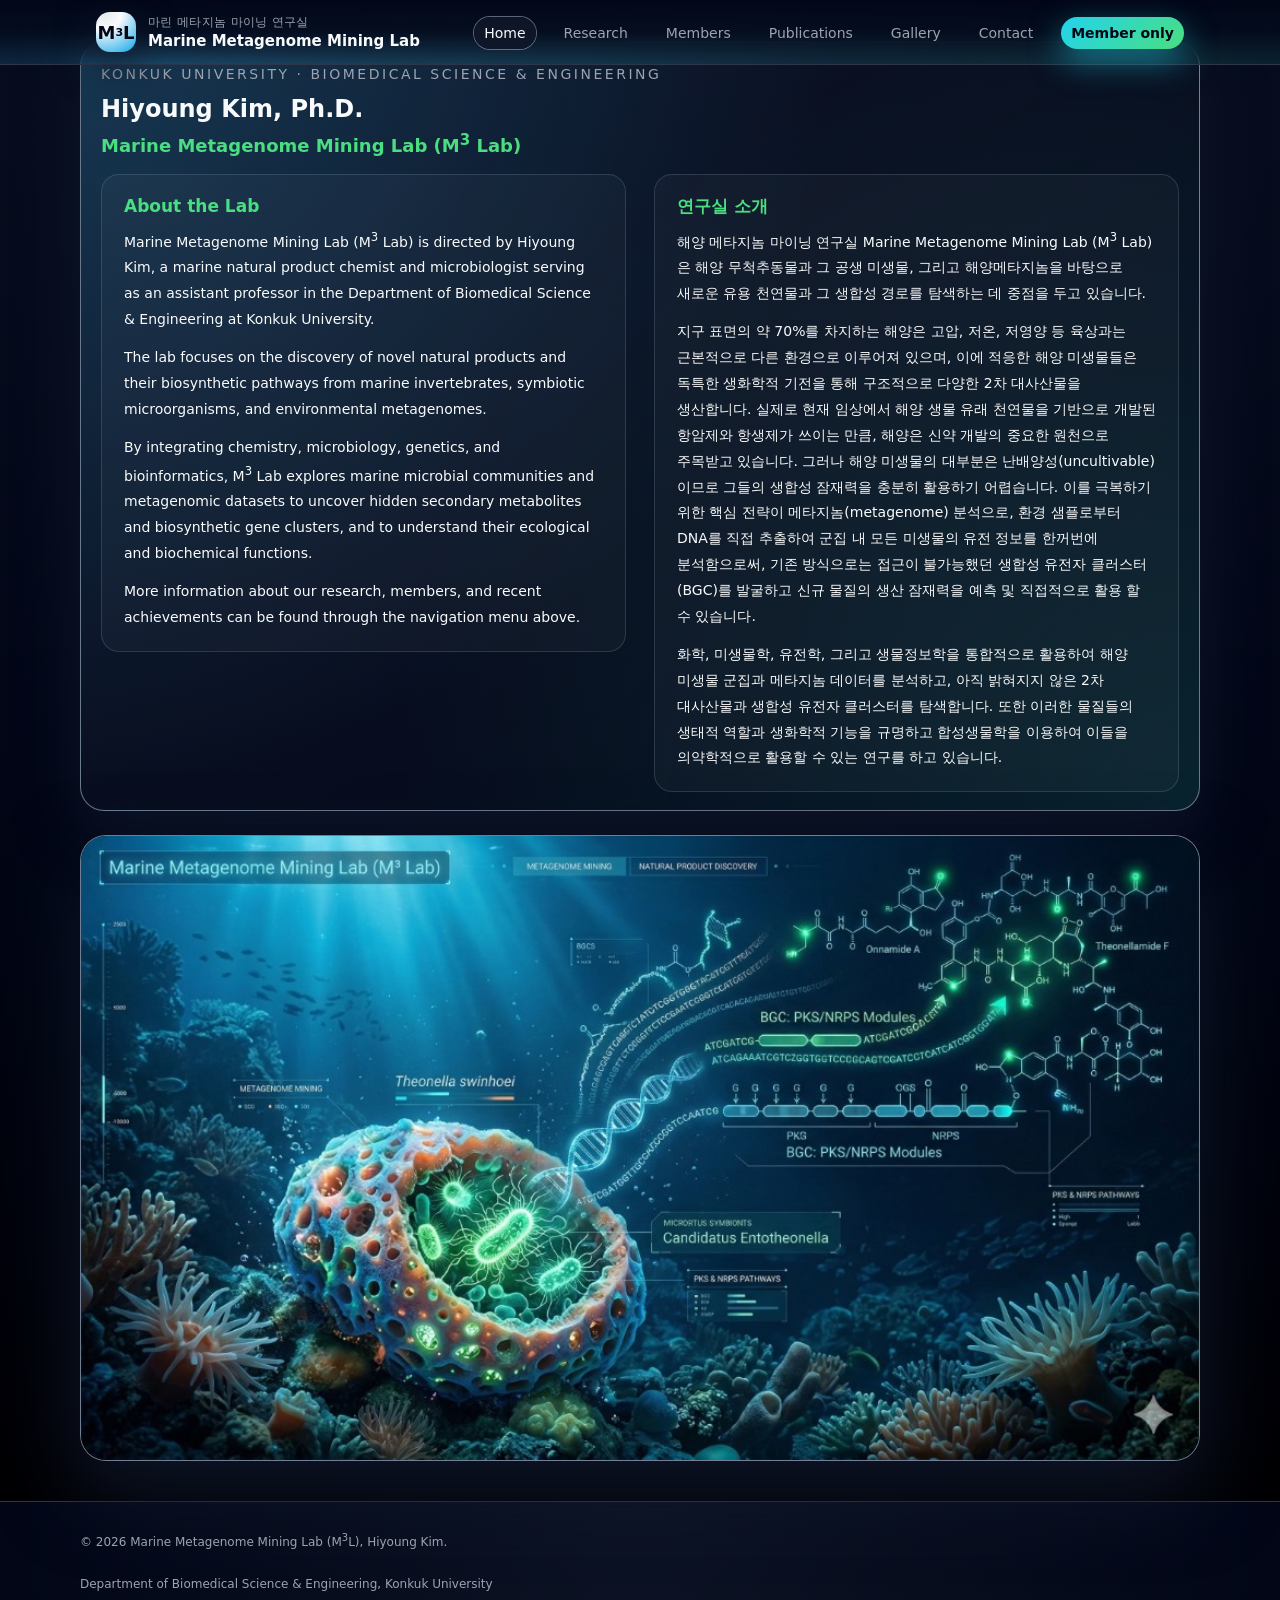
<file: index.html>
<!DOCTYPE html>
<html lang="ko">
  <head>
    <meta charset="UTF-8" />
    <meta
      name="viewport"
      content="width=device-width, initial-scale=1.0, viewport-fit=cover"
    />
    <title>Marine Metagenome Mining Lab | Hiyoung Kim</title>
    <meta
      name="description"
      content="Marine Metagenome Mining Lab (M3 Lab, PI: Hiyoung Kim) at Konkuk University explores marine metagenomes and microbiomes to discover new natural products and biosynthetic pathways."
    />
    <link rel="stylesheet" href="styles.css" />
    <style>
      .intro-bilingual {
        display: grid;
        grid-template-columns: 1fr 1fr;
        gap: 28px;
        margin-top: 18px;
      }

      .intro-column h3 {
        margin: 0 0 10px;
        font-size: 17px;
        color: var(--accent-secondary);
      }

      .intro-column p {
        margin: 0 0 12px;
      }

      @media (max-width: 900px) {
        .intro-bilingual {
          grid-template-columns: 1fr;
        }
      }
    </style>
  </head>
  <body>
    <header class="site-header">
      <div class="header-inner">
        <a href="index.html" class="logo">
          <div class="logo-mark">M<sup>3</sup>L</div>
          <div class="logo-text">
            <span class="logo-korean">마린 메타지놈 마이닝 연구실</span>
            <span class="logo-english">Marine Metagenome Mining Lab</span>
          </div>
        </a>

        <nav class="site-nav" aria-label="Main navigation">
          <button
            class="nav-toggle"
            aria-expanded="false"
            aria-label="Toggle navigation"
          >
            <span></span>
            <span></span>
            <span></span>
          </button>

          <ul class="nav-list">
            <li><a href="index.html" aria-current="page">Home</a></li>
            <li><a href="research.html">Research</a></li>
            <li><a href="members.html">Members</a></li>
            <li><a href="publications.html">Publications</a></li>
            <li><a href="gallery.html">Gallery</a></li>
            <li><a href="contact.html">Contact</a></li>
            <li class="nav-highlight">
              <a href="member-only.html">Member only</a>
            </li>
          </ul>
        </nav>
      </div>
    </header>

    <main class="landing-main">
      <div class="landing-layout">
        <section class="landing-intro" aria-labelledby="intro-title">
          <p class="eyebrow">Konkuk University · Biomedical Science &amp; Engineering</p>
          <h1 id="intro-title">Hiyoung Kim, Ph.D.</h1>
          <h2>Marine Metagenome Mining Lab (M<sup>3</sup> Lab)</h2>

          <div class="intro-bilingual">
            <div class="intro-column intro-en">
              <h3>About the Lab</h3>
              <p>
                Marine Metagenome Mining Lab (M<sup>3</sup> Lab) is directed by
                Hiyoung Kim, a marine natural product chemist and microbiologist
                serving as an assistant professor in the Department of Biomedical
                Science &amp; Engineering at Konkuk University.
              </p>
              <p>
                The lab focuses on the discovery of novel natural products and
                their biosynthetic pathways from marine invertebrates, symbiotic
                microorganisms, and environmental metagenomes.
              </p>
              <p>
                By integrating chemistry, microbiology, genetics, and
                bioinformatics, M<sup>3</sup> Lab explores marine microbial
                communities and metagenomic datasets to uncover hidden secondary
                metabolites and biosynthetic gene clusters, and to understand
                their ecological and biochemical functions.
              </p>
              <p>
                More information about our research, members, and recent
                achievements can be found through the navigation menu above.
              </p>
            </div>

            <div class="intro-column intro-ko">
              <h3>연구실 소개</h3>
              <p>
                해양 메타지놈 마이닝 연구실 Marine Metagenome Mining Lab (M<sup>3</sup> Lab)은 해양 무척추동물과 그 공생 미생물, 
                그리고 해양메타지놈을 바탕으로 새로운 유용 천연물과 그 생합성 경로를
                탐색하는 데 중점을 두고 있습니다.
              </p>
              <p>
                지구 표면의 약 70%를 차지하는 해양은 고압, 저온, 저영양 등 육상과는 근본적으로 다른 환경으로 이루어져 있으며, 이에 적응한 해양 미생물들은 독특한 생화학적 기전을 통해 구조적으로 다양한 2차 대사산물을 생산합니다. 실제로 현재 임상에서 해양 생물 유래 천연물을 기반으로 개발된 항암제와 항생제가 쓰이는 만큼, 해양은 신약 개발의 중요한 원천으로 주목받고 있습니다. 그러나 해양 미생물의 대부분은 난배양성(uncultivable)이므로 그들의 생합성 잠재력을 충분히 활용하기 어렵습니다. 이를 극복하기 위한 핵심 전략이 메타지놈(metagenome) 분석으로, 환경 샘플로부터 DNA를 직접 추출하여 군집 내 모든 미생물의 유전 정보를 한꺼번에 분석함으로써, 기존 방식으로는 접근이 불가능했던 생합성 유전자 클러스터(BGC)를 발굴하고 신규 물질의 생산 잠재력을 예측 및 직접적으로 활용 할 수 있습니다.
              </p>
              <p>
                화학, 미생물학, 유전학, 그리고 생물정보학을 통합적으로 활용하여 해양 미생물 군집과 메타지놈 데이터를 분석하고, 
                아직 밝혀지지 않은 2차 대사산물과 생합성 유전자 클러스터를 탐색합니다. 
                또한 이러한 물질들의 생태적 역할과 생화학적 기능을 규명하고 합성생물학을 이용하여
                이들을 의약학적으로 활용할 수 있는 연구를 하고 있습니다. 
              </p>
             </div>
          </div>
        </section>

        <section
          class="landing-hero"
          aria-label="Marine Metagenome Mining Lab concept illustration"
        >
          <img
            src="mmm-hero.png"
            alt="Marine Metagenome Mining Lab illustration"
            class="landing-hero-image"
          />
        </section>
      </div>
    </main>

    <footer class="site-footer">
      <div class="footer-inner">
        <p>
          © <span id="year"></span> Marine Metagenome Mining Lab (M<sup>3</sup>L),
          Hiyoung Kim.
        </p>
        <p>
          Department of Biomedical Science &amp; Engineering, Konkuk University
        </p>
      </div>
    </footer>

    <button class="scroll-top" aria-label="Scroll to top">↑</button>

    <script>
      const navToggle = document.querySelector(".nav-toggle");
      const navList = document.querySelector(".nav-list");

      if (navToggle && navList) {
        navToggle.addEventListener("click", () => {
          const isOpen = navList.classList.toggle("open");
          navToggle.setAttribute("aria-expanded", String(isOpen));
        });
      }

      const scrollTopBtn = document.querySelector(".scroll-top");

      window.addEventListener("scroll", () => {
        if (!scrollTopBtn) return;
        if (window.scrollY > 300) {
          scrollTopBtn.classList.add("visible");
        } else {
          scrollTopBtn.classList.remove("visible");
        }
      });

      if (scrollTopBtn) {
        scrollTopBtn.addEventListener("click", () => {
          window.scrollTo({ top: 0, behavior: "smooth" });
        });
      }

      const yearSpan = document.getElementById("year");
      if (yearSpan) {
        yearSpan.textContent = String(new Date().getFullYear());
      }
    </script>
  </body>
</html>
</file>
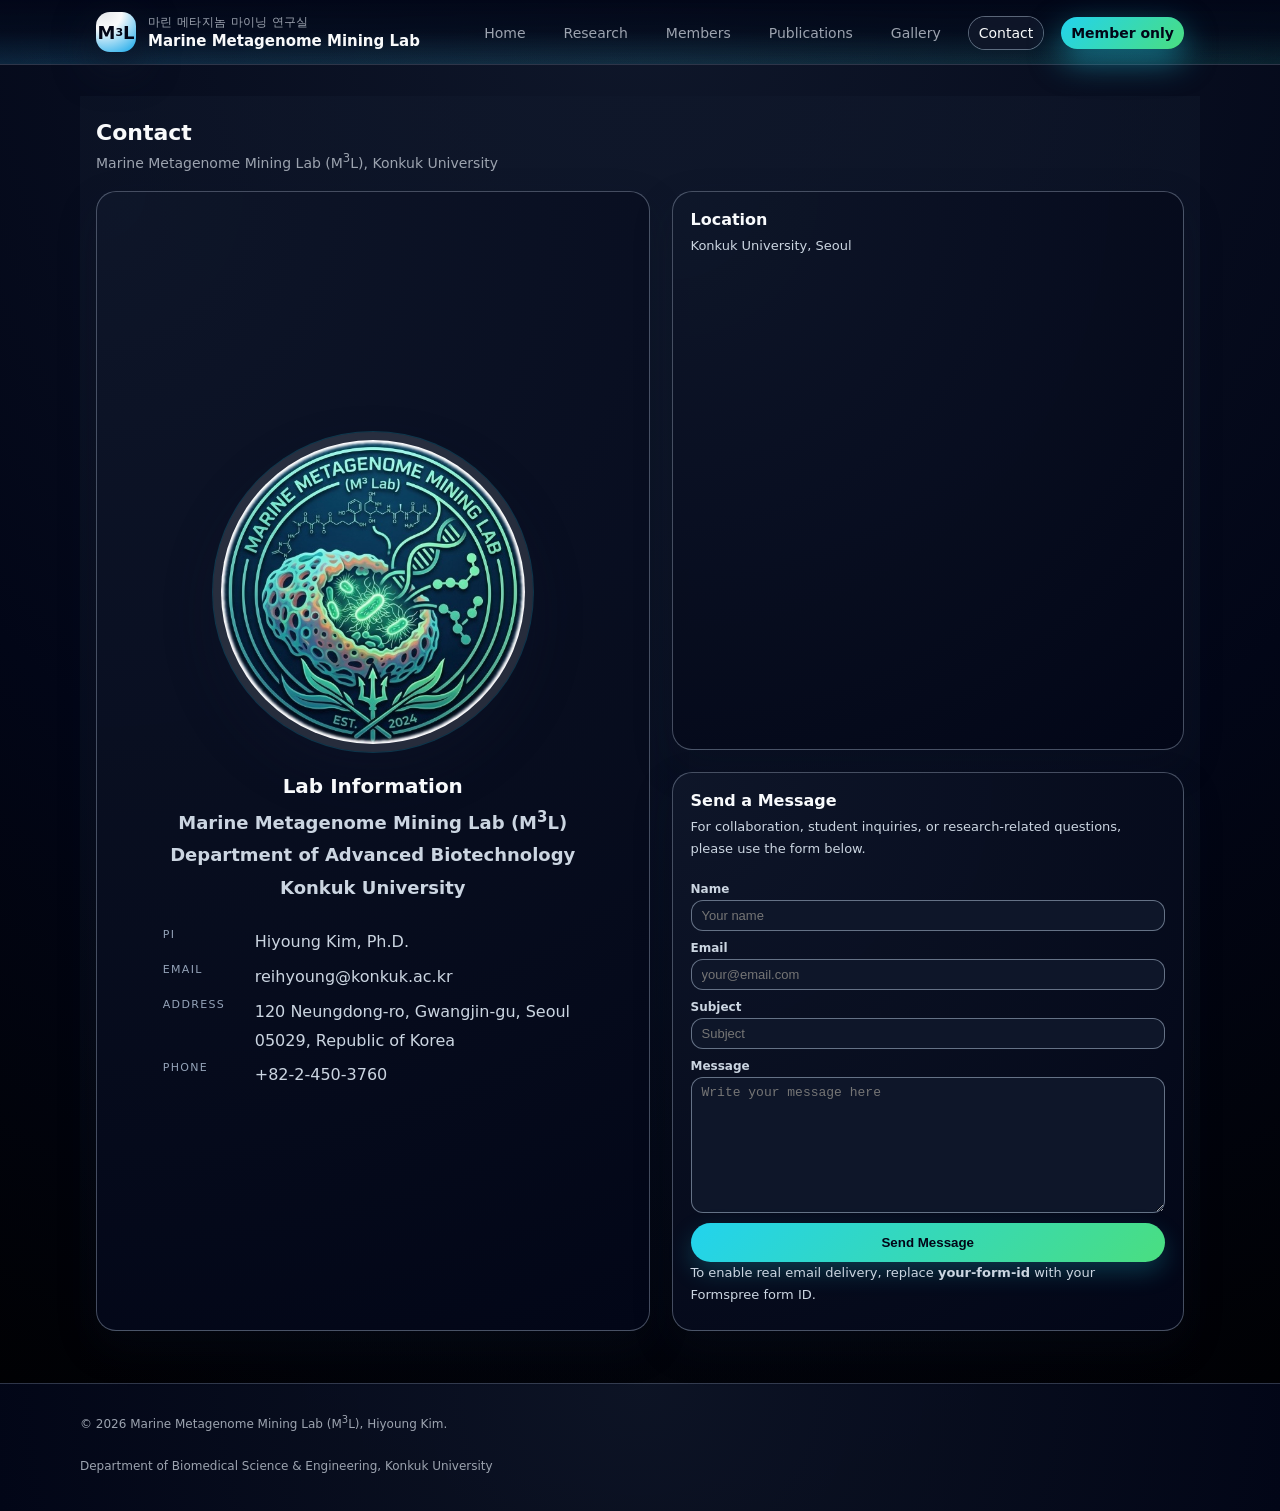
<file: contact.html>
<!DOCTYPE html>
<html lang="ko">
  <head>
    <meta charset="UTF-8" />
    <meta
      name="viewport"
      content="width=device-width, initial-scale=1.0, viewport-fit=cover"
    />
    <title>Contact | Marine Metagenome Mining Lab</title>
    <meta
      name="description"
      content="Contact page for Marine Metagenome Mining Lab (M3 Lab) at Konkuk University."
    />
    <link rel="stylesheet" href="styles.css" />
    <style>
      .contact-layout {
        display: grid;
        grid-template-columns: minmax(360px, 1.08fr) minmax(360px, 1fr);
        gap: 22px;
        align-items: stretch;
      }

      .contact-stack,
      .contact-right-stack {
        display: grid;
        gap: 22px;
        height: 100%;
      }

      .contact-right-stack {
        grid-template-rows: 1fr 1fr;
      }

      .contact-details.card,
      .contact-form-card.card,
      .map-card.card {
        background:
          radial-gradient(circle at top left, rgba(15, 23, 42, 0.95), #020617);
        color: #e5e7eb;
        border: 1px solid rgba(148, 163, 184, 0.45);
        box-shadow: 0 16px 40px rgba(15, 23, 42, 0.2);
        min-height: 100%;
      }

      .contact-details.card {
        display: flex;
        flex-direction: column;
        justify-content: center;
        align-items: center;
        text-align: center;
        padding: 28px 24px;
      }

      .contact-form-card.card,
      .map-card.card {
        display: flex;
        flex-direction: column;
      }

      .contact-details.card h3,
      .contact-form-card.card h3,
      .map-card.card h3 {
        color: #f8fafc;
      }

      .contact-details.card p,
      .contact-form-card.card p,
      .map-card.card p,
      .contact-details.card dd,
      .contact-details.card a {
        color: #cbd5e1;
      }

      .badge-logo-wrap {
        display: flex;
        justify-content: center;
        width: 100%;
        margin-bottom: 22px;
      }

      .badge-logo {
        width: min(100%, 320px);
        aspect-ratio: 1 / 1;
        border-radius: 50%;
        object-fit: cover;
        border: 8px solid rgba(236, 254, 255, 0.08);
        box-shadow:
          0 0 0 1px rgba(34, 211, 238, 0.2),
          0 24px 50px rgba(15, 23, 42, 0.32);
        background: rgba(248, 250, 252, 0.05);
      }

      .contact-list {
        width: 100%;
        max-width: 420px;
        margin-top: 12px;
      }

      .contact-list div {
        grid-template-columns: 86px minmax(0, 1fr);
        text-align: left;
      }

      .contact-list dt {
        color: #94a3b8;
      }

      .contact-form {
        margin-top: 14px;
      }

      .form-row label {
        color: #cbd5e1;
        font-weight: 600;
      }

      .form-row input,
      .form-row textarea {
        background: rgba(15, 23, 42, 0.96);
        color: #f8fafc;
        border: 1px solid rgba(148, 163, 184, 0.65);
      }

      .form-row input:focus,
      .form-row textarea:focus {
        border-color: #22d3ee;
        box-shadow: 0 0 0 3px rgba(34, 211, 238, 0.15);
      }

      .submit-button {
        border: none;
        border-radius: 999px;
        background: linear-gradient(135deg, #22d3ee, #4ade80);
        color: #020617;
        font-weight: 700;
        padding: 12px 18px;
        cursor: pointer;
        box-shadow: 0 10px 24px rgba(34, 211, 238, 0.22);
      }

      .submit-button:hover {
        filter: brightness(1.03);
      }

      .form-note {
        margin-top: 10px;
        font-size: 12px;
        color: #94a3b8;
      }

      .map-frame {
        width: 100%;
        min-height: 100%;
        flex: 1;
        border: 0;
        border-radius: 18px;
      }

      @media (max-width: 900px) {
        .contact-layout {
          grid-template-columns: 1fr;
        }

        .contact-right-stack {
          grid-template-rows: auto;
        }
      }
    </style>
  </head>
  <body>
    <header class="site-header">
      <div class="header-inner">
        <a href="index.html" class="logo">
          <div class="logo-mark">M<sup>3</sup>L</div>
          <div class="logo-text">
            <span class="logo-korean">마린 메타지놈 마이닝 연구실</span>
            <span class="logo-english">Marine Metagenome Mining Lab</span>
          </div>
        </a>

        <nav class="site-nav" aria-label="Main navigation">
          <button
            class="nav-toggle"
            aria-expanded="false"
            aria-label="Toggle navigation"
          >
            <span></span>
            <span></span>
            <span></span>
          </button>

          <ul class="nav-list">
            <li><a href="index.html">Home</a></li>
            <li><a href="research.html">Research</a></li>
            <li><a href="members.html">Members</a></li>
            <li><a href="publications.html">Publications</a></li>
            <li><a href="gallery.html">Gallery</a></li>
            <li><a href="contact.html" aria-current="page">Contact</a></li>
            <li class="nav-highlight">
              <a href="member-only.html">Member only</a>
            </li>
          </ul>
        </nav>
      </div>
    </header>

    <main>
      <section class="section section-alt" aria-labelledby="contact-title">
        <div class="section-header">
          <h2 id="contact-title">Contact</h2>
          <p class="section-subtitle">
            Marine Metagenome Mining Lab (M<sup>3</sup>L), Konkuk University
          </p>
        </div>

        <div class="contact-layout">
          <div class="contact-stack">
            <div class="card contact-details">
              <div class="badge-logo-wrap">
                <img src="logo.jpg" alt="Marine Metagenome Mining Lab logo" class="badge-logo" />
              </div>
              <h3>Lab Information</h3>
              <p>
                Marine Metagenome Mining Lab (M<sup>3</sup>L)<br />
                Department of Advanced Biotechnology<br />
                Konkuk University
              </p>

              <dl class="contact-list">
                <div>
                  <dt>PI</dt>
                  <dd>Hiyoung Kim, Ph.D.</dd>
                </div>
                <div>
                  <dt>Email</dt>
                  <dd>
                    <a href="mailto:reihyoung@konkuk.ac.kr">reihyoung@konkuk.ac.kr</a>
                  </dd>
                </div>
                <div>
                  <dt>Address</dt>
                  <dd>
                    120 Neungdong-ro, Gwangjin-gu, Seoul 05029, Republic of Korea
                  </dd>
                </div>
                <div>
                  <dt>Phone</dt>
                  <dd>
                    +82-2-450-3760
                  </dd>
                </div>
              </dl>
            </div>
          </div>

          <div class="contact-right-stack">
            <div class="card map-card">
              <h3>Location</h3>
              <p>Konkuk University, Seoul</p>
              <iframe
                class="map-frame"
                title="Konkuk University location"
                loading="lazy"
                allowfullscreen
                referrerpolicy="no-referrer-when-downgrade"
                src="https://www.google.com/maps?q=Konkuk%20University%20Seoul&z=15&output=embed"
              ></iframe>
            </div>

            <div class="card contact-form-card">
              <h3>Send a Message</h3>
              <p>
                For collaboration, student inquiries, or research-related questions,
                please use the form below.
              </p>

              <form class="contact-form" action="https://formspree.io/f/your-form-id" method="POST">
                <div class="form-row">
                  <label for="name">Name</label>
                  <input type="text" id="name" name="name" placeholder="Your name" required />
                </div>

                <div class="form-row">
                  <label for="email">Email</label>
                  <input type="email" id="email" name="email" placeholder="your@email.com" required />
                </div>

                <div class="form-row">
                  <label for="subject">Subject</label>
                  <input type="text" id="subject" name="subject" placeholder="Subject" required />
                </div>

                <div class="form-row">
                  <label for="message">Message</label>
                  <textarea
                    id="message"
                    name="message"
                    rows="8"
                    placeholder="Write your message here"
                    required
                  ></textarea>
                </div>

                <div class="form-row">
                  <button type="submit" class="submit-button">Send Message</button>
                </div>
              </form>
              <p class="form-note">
                To enable real email delivery, replace <strong>your-form-id</strong>
                with your Formspree form ID.
              </p>
            </div>
          </div>
        </div>
      </section>
    </main>

    <footer class="site-footer">
      <div class="footer-inner">
        <p>
          © <span id="year"></span> Marine Metagenome Mining Lab (M<sup>3</sup>L),
          Hiyoung Kim.
        </p>
        <p>
          Department of Biomedical Science &amp; Engineering, Konkuk University
        </p>
      </div>
    </footer>

    <button class="scroll-top" aria-label="Scroll to top">↑</button>

    <script>
      const navToggle = document.querySelector('.nav-toggle');
      const navList = document.querySelector('.nav-list');

      if (navToggle && navList) {
        navToggle.addEventListener('click', () => {
          const isOpen = navList.classList.toggle('open');
          navToggle.setAttribute('aria-expanded', String(isOpen));
        });
      }

      const scrollTopBtn = document.querySelector('.scroll-top');

      window.addEventListener('scroll', () => {
        if (!scrollTopBtn) return;
        if (window.scrollY > 300) {
          scrollTopBtn.classList.add('visible');
        } else {
          scrollTopBtn.classList.remove('visible');
        }
      });

      if (scrollTopBtn) {
        scrollTopBtn.addEventListener('click', () => {
          window.scrollTo({ top: 0, behavior: 'smooth' });
        });
      }

      const yearSpan = document.getElementById('year');
      if (yearSpan) {
        yearSpan.textContent = String(new Date().getFullYear());
      }
    </script>
  </body>
</html>
</file>
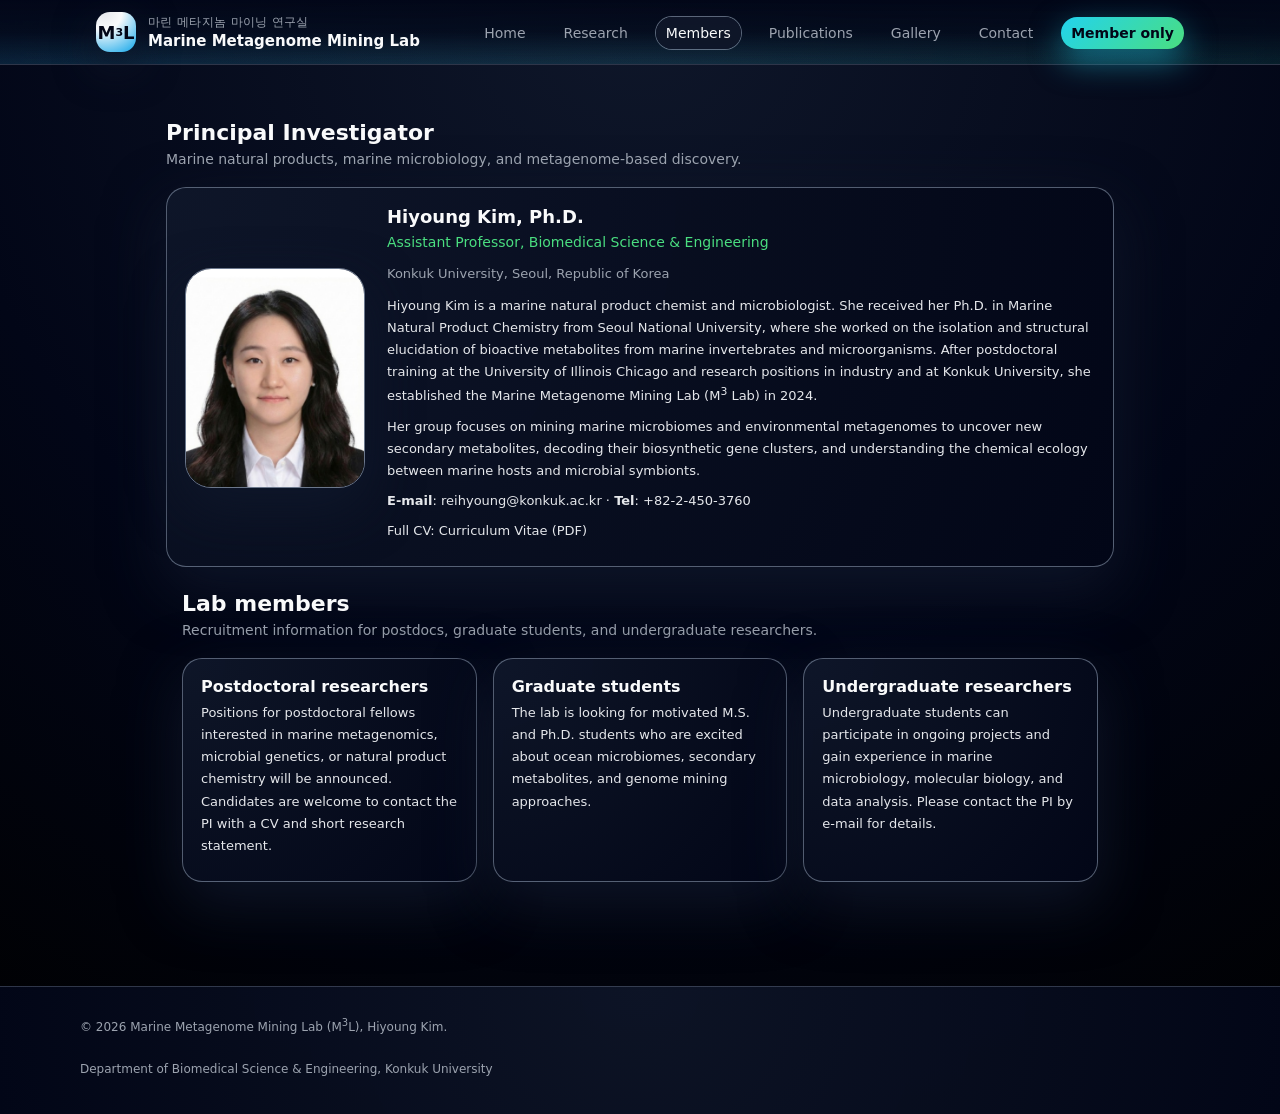
<file: members.html>
<!DOCTYPE html>
<html lang="ko">
  <head>
    <meta charset="UTF-8" />
    <meta
      name="viewport"
      content="width=device-width, initial-scale=1.0, viewport-fit=cover"
    />
    <title>Members | Marine Metagenome Mining Lab</title>
    <link rel="stylesheet" href="styles.css" />
  </head>
  <body>
    <header class="site-header">
      <div class="header-inner">
        <a href="index.html" class="logo">
          <div class="logo-mark">M<sup>3</sup>L</div>
          <div class="logo-text">
            <span class="logo-korean">마린 메타지놈 마이닝 연구실</span>
            <span class="logo-english">Marine Metagenome Mining Lab</span>
          </div>
        </a>

        <nav class="site-nav" aria-label="Main navigation">
          <button
            class="nav-toggle"
            aria-expanded="false"
            aria-label="Toggle navigation"
          >
            <span></span>
            <span></span>
            <span></span>
          </button>
          <ul class="nav-list">
            <li><a href="index.html">Home</a></li>
            <li><a href="research.html">Research</a></li>
            <li><a href="members.html" aria-current="page">Members</a></li>
            <li><a href="publications.html">Publications</a></li>
            <li><a href="gallery.html">Gallery</a></li>
            <li><a href="contact.html">Contact</a></li>
            <li class="nav-highlight">
              <a href="member-only.html">Member only</a>
            </li>
          </ul>
        </nav>
      </div>
    </header>

    <main>
      <section class="section member-main" aria-labelledby="pi-title">
        <div class="section-header">
          <h2 id="pi-title">Principal Investigator</h2>
          <p class="section-subtitle">
            Marine natural products, marine microbiology, and metagenome-based discovery.
          </p>
        </div>

        <article class="card">
          <div class="pi-layout">
            <div class="pi-photo-large">
              <img src="pic.jpg" alt="Portrait of Hiyoung Kim" />
            </div>
            <div class="pi-bio">
              <h3>Hiyoung Kim, Ph.D.</h3>
              <p class="pi-title">Assistant Professor, Biomedical Science &amp; Engineering</p>
              <p class="pi-affiliation">
                Konkuk University, Seoul, Republic of Korea
              </p>
              <p>
                Hiyoung Kim is a marine natural product chemist and microbiologist.
                She received her Ph.D. in Marine Natural Product Chemistry from
                Seoul National University, where she worked on the isolation and
                structural elucidation of bioactive metabolites from marine
                invertebrates and microorganisms. After postdoctoral training at
                the University of Illinois Chicago and research positions in
                industry and at Konkuk University, she established the Marine
                Metagenome Mining Lab (M<sup>3</sup> Lab) in 2024.
              </p>
              <p>
                Her group focuses on mining marine microbiomes and environmental
                metagenomes to uncover new secondary metabolites, decoding their
                biosynthetic gene clusters, and understanding the chemical ecology
                between marine hosts and microbial symbionts.
              </p>
              <p class="pi-meta">
                <strong>E-mail</strong>:
                <a href="mailto:reihyoung@konkuk.ac.kr">reihyoung@konkuk.ac.kr</a> ·
                <strong>Tel</strong>:
                <a href="tel:+8224503760">+82-2-450-3760</a>
              </p>
              <p class="pi-meta">
                Full CV:
                <a
                  href="_Hiyoung%20Kim_2025_Oct.pdf"
                  target="_blank"
                  rel="noopener"
                  >Curriculum Vitae (PDF)</a
                >
              </p>
            </div>
          </div>
        </article>

        <section class="section" aria-label="Lab members (to be updated)">
          <div class="section-header">
            <h2>Lab members</h2>
            <p class="section-subtitle">
              Recruitment information for postdocs, graduate students, and undergraduate researchers.
            </p>
          </div>

          <div class="members-grid">
            <article class="card">
              <h3>Postdoctoral researchers</h3>
              <p>
                Positions for postdoctoral fellows interested in marine metagenomics,
                microbial genetics, or natural product chemistry will be announced.
                Candidates are welcome to contact the PI with a CV and short
                research statement.
              </p>
            </article>

            <article class="card">
              <h3>Graduate students</h3>
              <p>
                The lab is looking for motivated M.S. and Ph.D. students who are
                excited about ocean microbiomes, secondary metabolites, and genome
                mining approaches.
              </p>
            </article>

            <article class="card">
              <h3>Undergraduate researchers</h3>
              <p>
                Undergraduate students can participate in ongoing projects and gain
                experience in marine microbiology, molecular biology, and data
                analysis. Please contact the PI by e-mail for details.
              </p>
            </article>
          </div>
        </section>
      </section>
    </main>

    <footer class="site-footer">
      <div class="footer-inner">
        <p>
          © <span id="year"></span> Marine Metagenome Mining Lab (M<sup>3</sup>L),
          Hiyoung Kim.
        </p>
        <p>
          Department of Biomedical Science &amp; Engineering, Konkuk University
        </p>
      </div>
    </footer>

    <button class="scroll-top" aria-label="Scroll to top">
      ↑
    </button>

    <script>
      const navToggle = document.querySelector(".nav-toggle");
      const navList = document.querySelector(".nav-list");
      if (navToggle && navList) {
        navToggle.addEventListener("click", () => {
          const isOpen = navList.classList.toggle("open");
          navToggle.setAttribute("aria-expanded", String(isOpen));
        });
      }

      const scrollTopBtn = document.querySelector(".scroll-top");
      window.addEventListener("scroll", () => {
        if (!scrollTopBtn) return;
        if (window.scrollY > 300) {
          scrollTopBtn.classList.add("visible");
        } else {
          scrollTopBtn.classList.remove("visible");
        }
      });
      if (scrollTopBtn) {
        scrollTopBtn.addEventListener("click", () => {
          window.scrollTo({ top: 0, behavior: "smooth" });
        });
      }

      const yearSpan = document.getElementById("year");
      if (yearSpan) {
        yearSpan.textContent = String(new Date().getFullYear());
      }
    </script>
  </body>
</html>
</file>
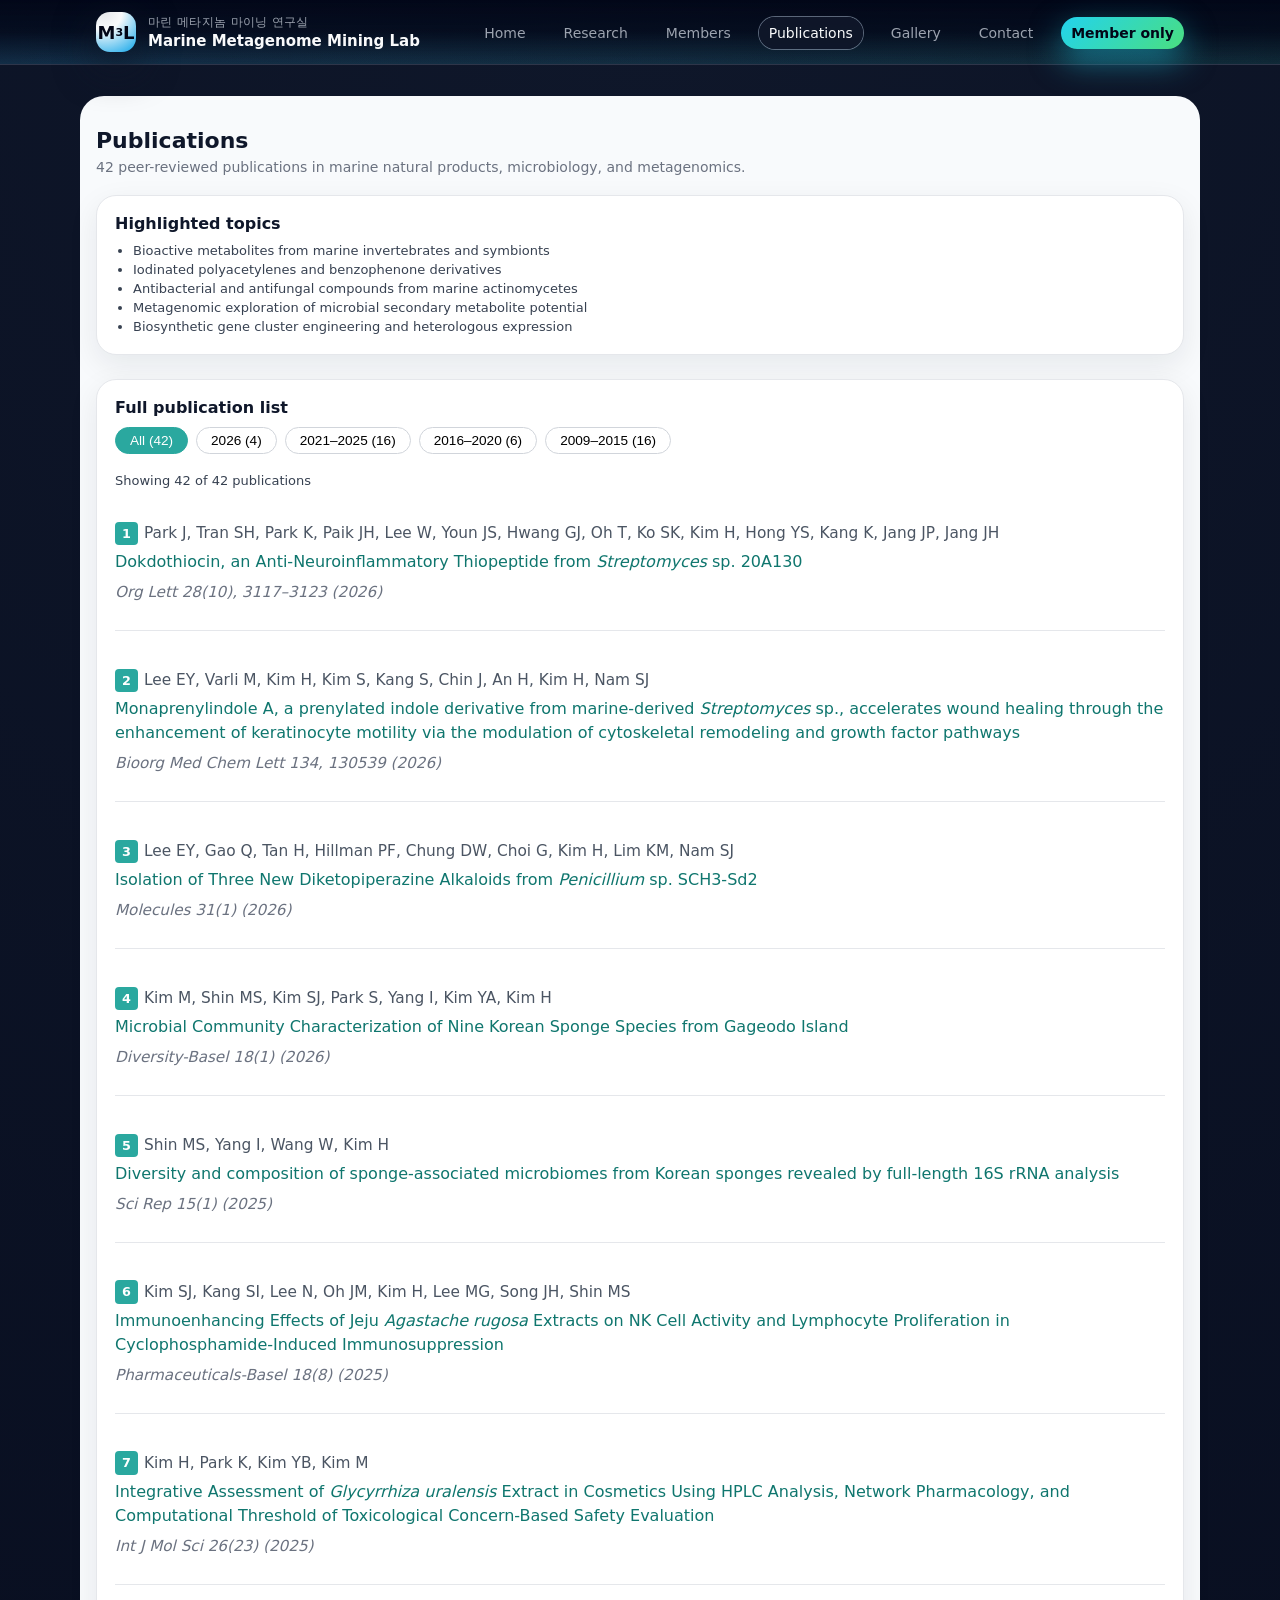
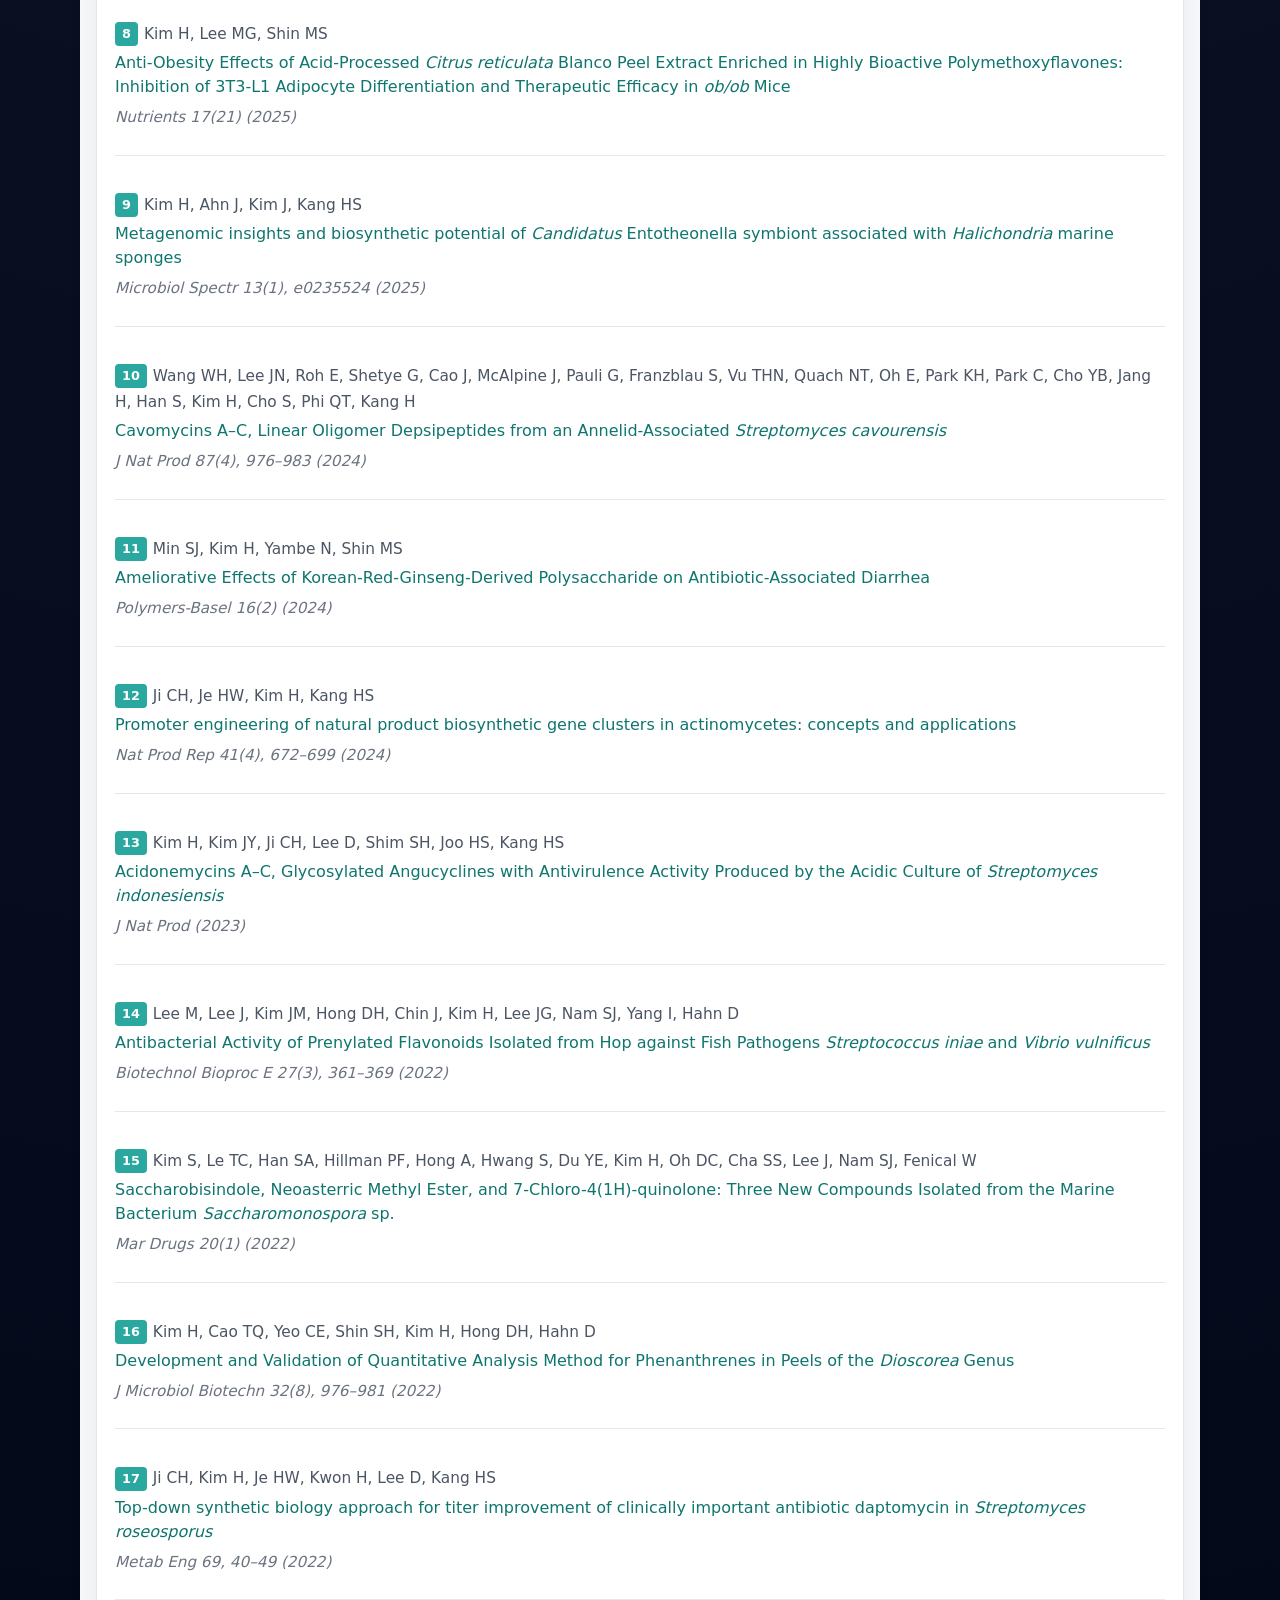
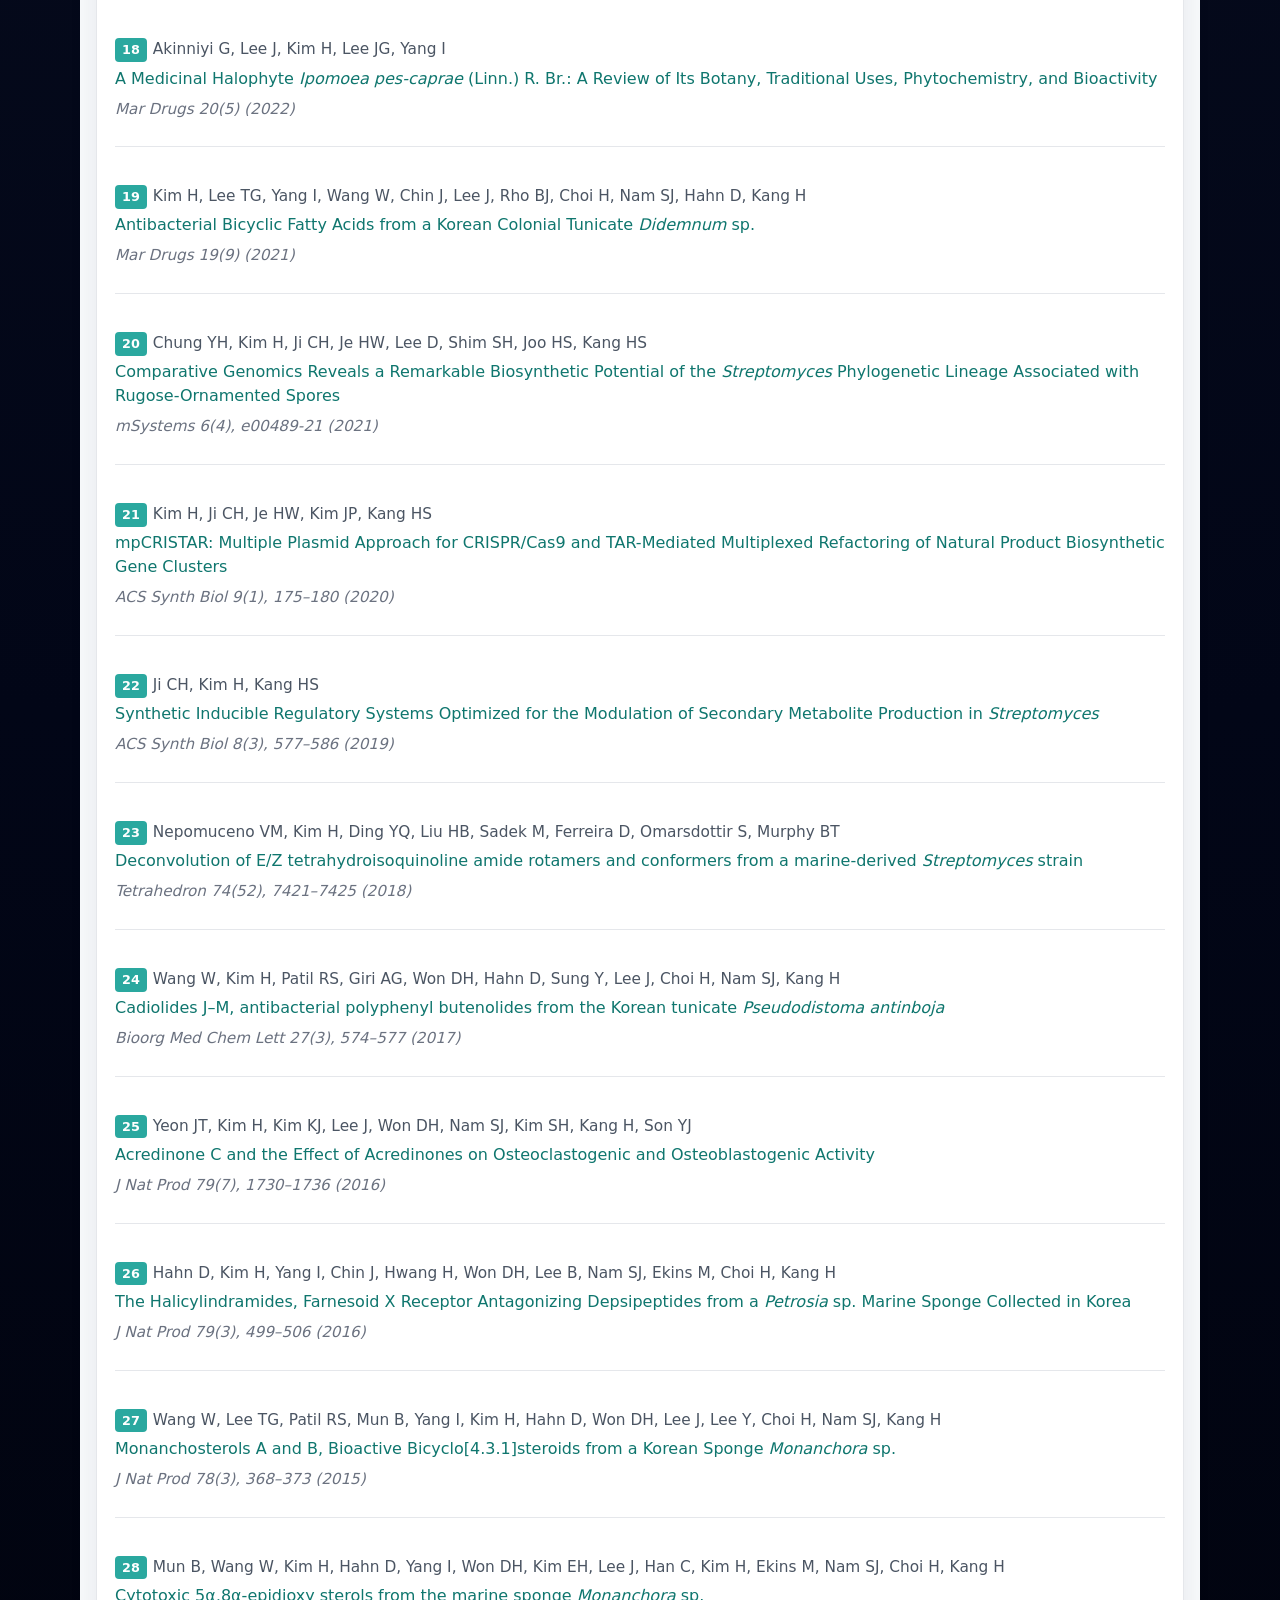
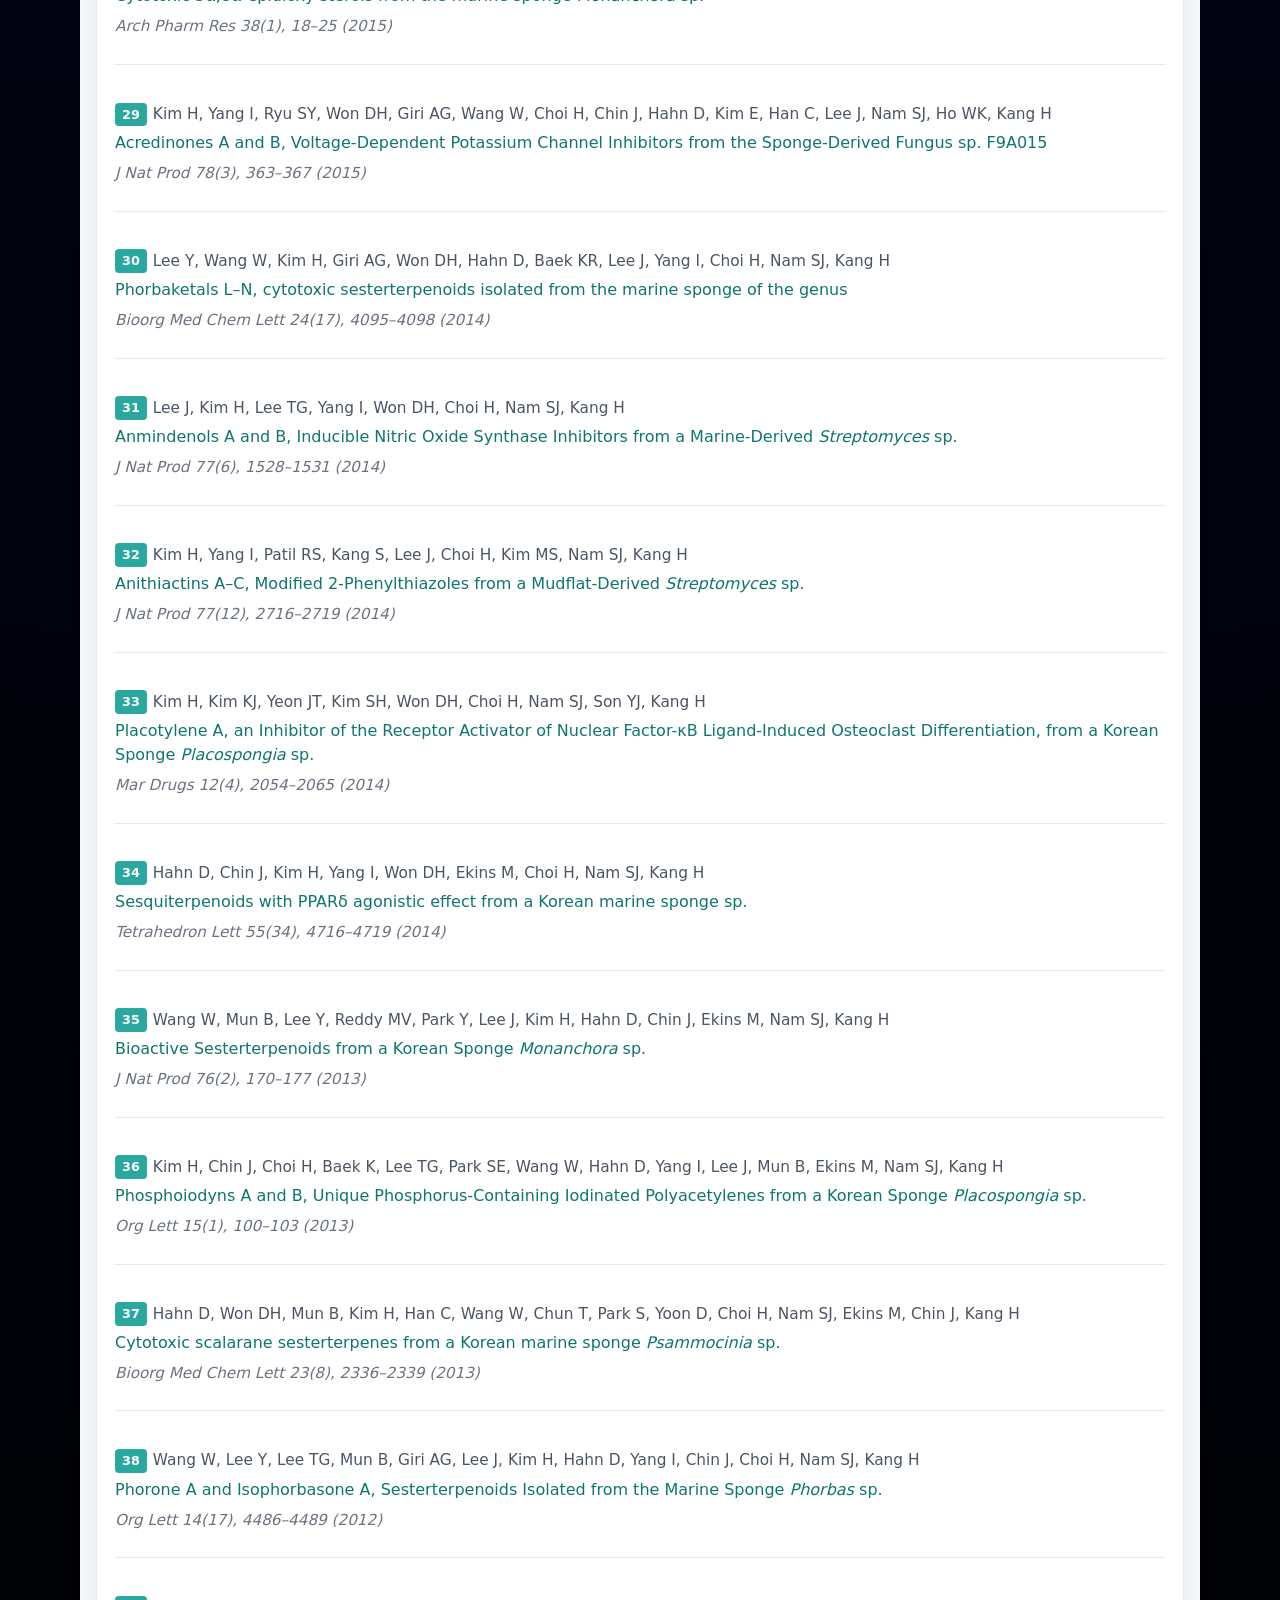
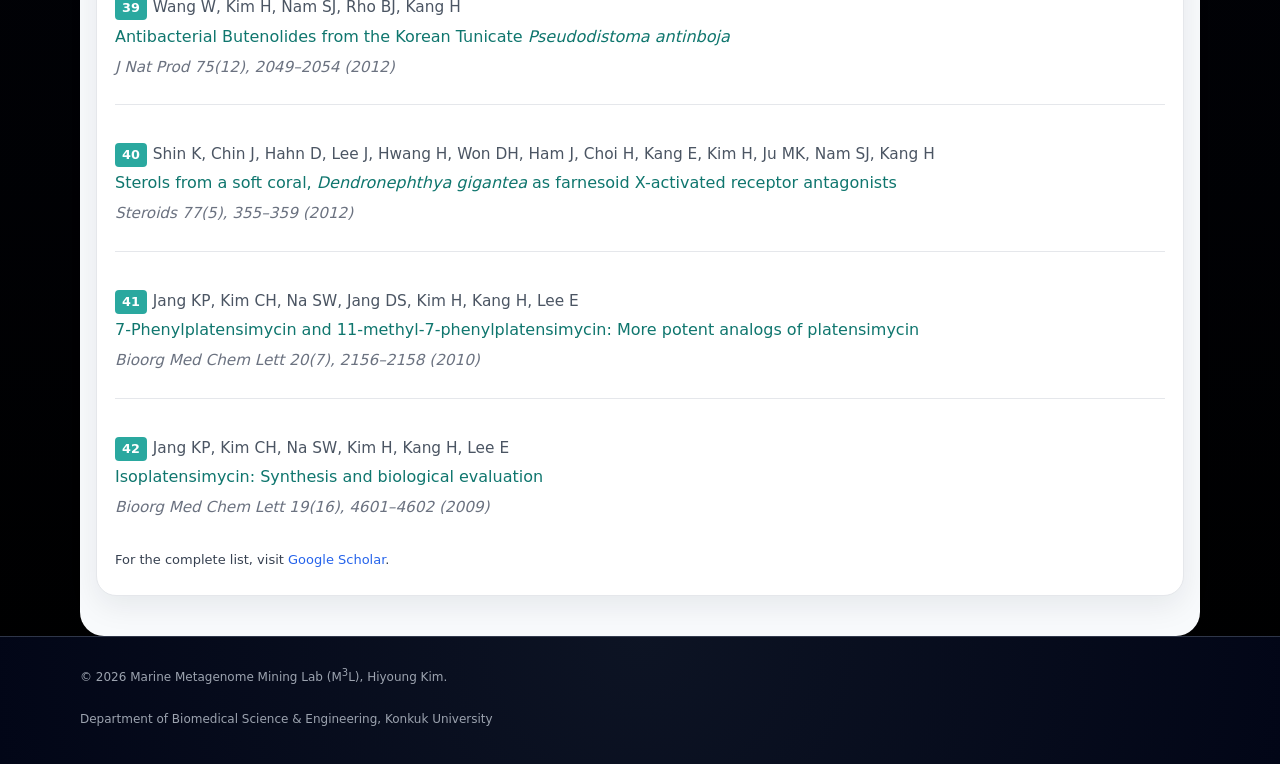
<file: publications.html>
<!DOCTYPE html>
<html lang="ko">
  <head>
    <meta charset="UTF-8" />
    <meta name="viewport" content="width=device-width, initial-scale=1.0, viewport-fit=cover" />
    <title>Publications | Marine Metagenome Mining Lab</title>
    <link rel="stylesheet" href="styles.css" />
    <style>
      .publications-layout { display: flex; flex-direction: column; gap: 24px; }
      .pub-items { display: flex; flex-direction: column; gap: 20px; }
      .pub-item { padding-bottom: 20px; border-bottom: 1px solid #e5e7eb; }
      .pub-item:last-child { border-bottom: none; }
      .pub-number { display: inline-block; font-size: 0.8rem; font-weight: 700; color: #fff; background: #2aa89f; border-radius: 4px; padding: 1px 7px; margin-right: 6px; vertical-align: middle; }
      .pub-authors { font-size: 0.9rem; color: #6b7280; margin: 0 0 4px; }
      .pub-title { font-size: 1rem; font-weight: 600; margin: 0 0 4px; }
      .pub-title a { color: inherit; text-decoration: none; }
      .pub-title a:hover { text-decoration: underline; }
      .pub-journal { font-size: 0.9rem; color: #374151; margin: 0 0 4px; font-style: italic; }
      .pub-links { font-size: 0.85rem; margin: 4px 0 0; }
      .pub-links a { color: #2563eb; text-decoration: none; margin-right: 10px; }
      .pub-links a:hover { text-decoration: underline; }
      .pub-scholar-link { margin-top: 16px; font-size: 0.9rem; color: #6b7280; }
      .pub-scholar-link a { color: #2563eb; }
      .pub-filter { display: flex; gap: 8px; flex-wrap: wrap; margin-bottom: 16px; }
      .pub-filter button { padding: 5px 14px; border: 1px solid #d1d5db; border-radius: 20px; background: #fff; cursor: pointer; font-size: 0.85rem; transition: all 0.15s; }
      .pub-filter button:hover { background: #f3f4f6; }
      .pub-filter button.active { background: #2aa89f; color: #fff; border-color: #2aa89f; }
      .pub-count { font-size: 0.85rem; color: #6b7280; margin-bottom: 12px; }
    </style>
  </head>
  <body>
    <header class="site-header">
      <div class="header-inner">
        <a href="index.html" class="logo">
          <div class="logo-mark">M<sup>3</sup>L</div>
          <div class="logo-text">
            <span class="logo-korean">마린 메타지놈 마이닝 연구실</span>
            <span class="logo-english">Marine Metagenome Mining Lab</span>
          </div>
        </a>
        <nav class="site-nav" aria-label="Main navigation">
          <button class="nav-toggle" aria-expanded="false" aria-label="Toggle navigation">
            <span></span><span></span><span></span>
          </button>
          <ul class="nav-list">
            <li><a href="index.html">Home</a></li>
            <li><a href="research.html">Research</a></li>
            <li><a href="members.html">Members</a></li>
            <li><a href="publications.html" aria-current="page">Publications</a></li>
            <li><a href="gallery.html">Gallery</a></li>
            <li><a href="contact.html">Contact</a></li>
            <li class="nav-highlight"><a href="member-only.html">Member only</a></li>
          </ul>
        </nav>
      </div>
    </header>

    <main>
      <section class="section section-alt" aria-labelledby="publications-title">
        <div class="section-header">
          <h2 id="publications-title">Publications</h2>
          <p class="section-subtitle">42 peer-reviewed publications in marine natural products, microbiology, and metagenomics.</p>
        </div>

        <div class="publications-layout">
          <div class="card">
            <h3>Highlighted topics</h3>
            <ul>
              <li>Bioactive metabolites from marine invertebrates and symbionts</li>
              <li>Iodinated polyacetylenes and benzophenone derivatives</li>
              <li>Antibacterial and antifungal compounds from marine actinomycetes</li>
              <li>Metagenomic exploration of microbial secondary metabolite potential</li>
              <li>Biosynthetic gene cluster engineering and heterologous expression</li>
            </ul>
          </div>

          <div class="card">
            <h3>Full publication list</h3>
            <div class="pub-filter" id="yearFilter"></div>
            <p class="pub-count" id="pubCount"></p>
            <div id="publist"></div>
            <p class="pub-scholar-link">
              For the complete list, visit
              <a href="https://scholar.google.com/citations?user=BimZFYAAAAAJ" target="_blank" rel="noopener noreferrer">Google Scholar</a>.
            </p>
          </div>
        </div>
      </section>
    </main>

    <footer class="site-footer">
      <div class="footer-inner">
        <p>© <span id="year"></span> Marine Metagenome Mining Lab (M<sup>3</sup>L), Hiyoung Kim.</p>
        <p>Department of Biomedical Science &amp; Engineering, Konkuk University</p>
      </div>
    </footer>

    <button class="scroll-top" aria-label="Scroll to top">↑</button>

    <script>
    (function () {
      var publications = [
        {
          num: 1,
          authors: "Park J, Tran SH, Park K, Paik JH, Lee W, Youn JS, Hwang GJ, Oh T, Ko SK, Kim H, Hong YS, Kang K, Jang JP, Jang JH",
          title: "Dokdothiocin, an Anti-Neuroinflammatory Thiopeptide from <em>Streptomyces</em> sp. 20A130",
          journal: "Org Lett", volume: "28", issue: "10", pages: "3117–3123", year: 2026,
          doi: "10.1021/acs.orglett.5c05406"
        },
        {
          num: 2,
          authors: "Lee EY, Varli M, Kim H, Kim S, Kang S, Chin J, An H, Kim H, Nam SJ",
          title: "Monaprenylindole A, a prenylated indole derivative from marine-derived <em>Streptomyces</em> sp., accelerates wound healing through the enhancement of keratinocyte motility via the modulation of cytoskeletal remodeling and growth factor pathways",
          journal: "Bioorg Med Chem Lett", volume: "134", issue: "", pages: "130539", year: 2026,
          doi: "10.1016/j.bmcl.2026.130539"
        },
        {
          num: 3,
          authors: "Lee EY, Gao Q, Tan H, Hillman PF, Chung DW, Choi G, Kim H, Lim KM, Nam SJ",
          title: "Isolation of Three New Diketopiperazine Alkaloids from <em>Penicillium</em> sp. SCH3-Sd2",
          journal: "Molecules", volume: "31", issue: "1", pages: "", year: 2026,
          doi: "10.3390/molecules31010149"
        },
        {
          num: 4,
          authors: "Kim M, Shin MS, Kim SJ, Park S, Yang I, Kim YA, Kim H",
          title: "Microbial Community Characterization of Nine Korean Sponge Species from Gageodo Island",
          journal: "Diversity-Basel", volume: "18", issue: "1", pages: "", year: 2026,
          doi: "10.3390/d18010042"
        },
        {
          num: 5,
          authors: "Shin MS, Yang I, Wang W, Kim H",
          title: "Diversity and composition of sponge-associated microbiomes from Korean sponges revealed by full-length 16S rRNA analysis",
          journal: "Sci Rep", volume: "15", issue: "1", pages: "", year: 2025,
          doi: "10.1038/s41598-025-16155-6"
        },
        {
          num: 6,
          authors: "Kim SJ, Kang SI, Lee N, Oh JM, Kim H, Lee MG, Song JH, Shin MS",
          title: "Immunoenhancing Effects of Jeju <em>Agastache rugosa</em> Extracts on NK Cell Activity and Lymphocyte Proliferation in Cyclophosphamide-Induced Immunosuppression",
          journal: "Pharmaceuticals-Basel", volume: "18", issue: "8", pages: "", year: 2025,
          doi: "10.3390/ph18081129"
        },
        {
          num: 7,
          authors: "Kim H, Park K, Kim YB, Kim M",
          title: "Integrative Assessment of <em>Glycyrrhiza uralensis</em> Extract in Cosmetics Using HPLC Analysis, Network Pharmacology, and Computational Threshold of Toxicological Concern-Based Safety Evaluation",
          journal: "Int J Mol Sci", volume: "26", issue: "23", pages: "", year: 2025,
          doi: "10.3390/ijms262311677"
        },
        {
          num: 8,
          authors: "Kim H, Lee MG, Shin MS",
          title: "Anti-Obesity Effects of Acid-Processed <em>Citrus reticulata</em> Blanco Peel Extract Enriched in Highly Bioactive Polymethoxyflavones: Inhibition of 3T3-L1 Adipocyte Differentiation and Therapeutic Efficacy in <em>ob/ob</em> Mice",
          journal: "Nutrients", volume: "17", issue: "21", pages: "", year: 2025,
          doi: "10.3390/nu17213322"
        },
        {
          num: 9,
          authors: "Kim H, Ahn J, Kim J, Kang HS",
          title: "Metagenomic insights and biosynthetic potential of <em>Candidatus</em> Entotheonella symbiont associated with <em>Halichondria</em> marine sponges",
          journal: "Microbiol Spectr", volume: "13", issue: "1", pages: "e0235524", year: 2025,
          doi: "10.1128/spectrum.02355-24"
        },
        {
          num: 10,
          authors: "Wang WH, Lee JN, Roh E, Shetye G, Cao J, McAlpine J, Pauli G, Franzblau S, Vu THN, Quach NT, Oh E, Park KH, Park C, Cho YB, Jang H, Han S, Kim H, Cho S, Phi QT, Kang H",
          title: "Cavomycins A–C, Linear Oligomer Depsipeptides from an Annelid-Associated <em>Streptomyces cavourensis</em>",
          journal: "J Nat Prod", volume: "87", issue: "4", pages: "976–983", year: 2024,
          doi: "10.1021/acs.jnatprod.3c01275"
        },
        {
          num: 11,
          authors: "Min SJ, Kim H, Yambe N, Shin MS",
          title: "Ameliorative Effects of Korean-Red-Ginseng-Derived Polysaccharide on Antibiotic-Associated Diarrhea",
          journal: "Polymers-Basel", volume: "16", issue: "2", pages: "", year: 2024,
          doi: "10.3390/polym16020231"
        },
        {
          num: 12,
          authors: "Ji CH, Je HW, Kim H, Kang HS",
          title: "Promoter engineering of natural product biosynthetic gene clusters in actinomycetes: concepts and applications",
          journal: "Nat Prod Rep", volume: "41", issue: "4", pages: "672–699", year: 2024,
          doi: "10.1039/d3np00049d"
        },
        {
          num: 13,
          authors: "Kim H, Kim JY, Ji CH, Lee D, Shim SH, Joo HS, Kang HS",
          title: "Acidonemycins A–C, Glycosylated Angucyclines with Antivirulence Activity Produced by the Acidic Culture of <em>Streptomyces indonesiensis</em>",
          journal: "J Nat Prod", volume: "", issue: "", pages: "", year: 2023,
          doi: "10.1021/acs.jnatprod.3c00502"
        },
        {
          num: 14,
          authors: "Lee M, Lee J, Kim JM, Hong DH, Chin J, Kim H, Lee JG, Nam SJ, Yang I, Hahn D",
          title: "Antibacterial Activity of Prenylated Flavonoids Isolated from Hop against Fish Pathogens <em>Streptococcus iniae</em> and <em>Vibrio vulnificus</em>",
          journal: "Biotechnol Bioproc E", volume: "27", issue: "3", pages: "361–369", year: 2022,
          doi: "10.1007/s12257-021-0247-2"
        },
        {
          num: 15,
          authors: "Kim S, Le TC, Han SA, Hillman PF, Hong A, Hwang S, Du YE, Kim H, Oh DC, Cha SS, Lee J, Nam SJ, Fenical W",
          title: "Saccharobisindole, Neoasterric Methyl Ester, and 7-Chloro-4(1H)-quinolone: Three New Compounds Isolated from the Marine Bacterium <em>Saccharomonospora</em> sp.",
          journal: "Mar Drugs", volume: "20", issue: "1", pages: "", year: 2022,
          doi: "10.3390/md20010035"
        },
        {
          num: 16,
          authors: "Kim H, Cao TQ, Yeo CE, Shin SH, Kim H, Hong DH, Hahn D",
          title: "Development and Validation of Quantitative Analysis Method for Phenanthrenes in Peels of the <em>Dioscorea</em> Genus",
          journal: "J Microbiol Biotechn", volume: "32", issue: "8", pages: "976–981", year: 2022,
          doi: "10.4014/jmb.2206.06037"
        },
        {
          num: 17,
          authors: "Ji CH, Kim H, Je HW, Kwon H, Lee D, Kang HS",
          title: "Top-down synthetic biology approach for titer improvement of clinically important antibiotic daptomycin in <em>Streptomyces roseosporus</em>",
          journal: "Metab Eng", volume: "69", issue: "", pages: "40–49", year: 2022,
          doi: "10.1016/j.ymben.2021.10.013"
        },
        {
          num: 18,
          authors: "Akinniyi G, Lee J, Kim H, Lee JG, Yang I",
          title: "A Medicinal Halophyte <em>Ipomoea pes-caprae</em> (Linn.) R. Br.: A Review of Its Botany, Traditional Uses, Phytochemistry, and Bioactivity",
          journal: "Mar Drugs", volume: "20", issue: "5", pages: "", year: 2022,
          doi: "10.3390/md20050329"
        },
        {
          num: 19,
          authors: "Kim H, Lee TG, Yang I, Wang W, Chin J, Lee J, Rho BJ, Choi H, Nam SJ, Hahn D, Kang H",
          title: "Antibacterial Bicyclic Fatty Acids from a Korean Colonial Tunicate <em>Didemnum</em> sp.",
          journal: "Mar Drugs", volume: "19", issue: "9", pages: "", year: 2021,
          doi: "10.3390/md19090521"
        },
        {
          num: 20,
          authors: "Chung YH, Kim H, Ji CH, Je HW, Lee D, Shim SH, Joo HS, Kang HS",
          title: "Comparative Genomics Reveals a Remarkable Biosynthetic Potential of the <em>Streptomyces</em> Phylogenetic Lineage Associated with Rugose-Ornamented Spores",
          journal: "mSystems", volume: "6", issue: "4", pages: "e00489-21", year: 2021,
          doi: "10.1128/mSystems.00489-21"
        },
        {
          num: 21,
          authors: "Kim H, Ji CH, Je HW, Kim JP, Kang HS",
          title: "mpCRISTAR: Multiple Plasmid Approach for CRISPR/Cas9 and TAR-Mediated Multiplexed Refactoring of Natural Product Biosynthetic Gene Clusters",
          journal: "ACS Synth Biol", volume: "9", issue: "1", pages: "175–180", year: 2020,
          doi: "10.1021/acssynbio.9b00382"
        },
        {
          num: 22,
          authors: "Ji CH, Kim H, Kang HS",
          title: "Synthetic Inducible Regulatory Systems Optimized for the Modulation of Secondary Metabolite Production in <em>Streptomyces</em>",
          journal: "ACS Synth Biol", volume: "8", issue: "3", pages: "577–586", year: 2019,
          doi: "10.1021/acssynbio.9b00001"
        },
        {
          num: 23,
          authors: "Nepomuceno VM, Kim H, Ding YQ, Liu HB, Sadek M, Ferreira D, Omarsdottir S, Murphy BT",
          title: "Deconvolution of E/Z tetrahydroisoquinoline amide rotamers and conformers from a marine-derived <em>Streptomyces</em> strain",
          journal: "Tetrahedron", volume: "74", issue: "52", pages: "7421–7425", year: 2018,
          doi: "10.1016/j.tet.2018.11.001"
        },
        {
          num: 24,
          authors: "Wang W, Kim H, Patil RS, Giri AG, Won DH, Hahn D, Sung Y, Lee J, Choi H, Nam SJ, Kang H",
          title: "Cadiolides J–M, antibacterial polyphenyl butenolides from the Korean tunicate <em>Pseudodistoma antinboja</em>",
          journal: "Bioorg Med Chem Lett", volume: "27", issue: "3", pages: "574–577", year: 2017,
          doi: "10.1016/j.bmcl.2016.12.016"
        },
        {
          num: 25,
          authors: "Yeon JT, Kim H, Kim KJ, Lee J, Won DH, Nam SJ, Kim SH, Kang H, Son YJ",
          title: "Acredinone C and the Effect of Acredinones on Osteoclastogenic and Osteoblastogenic Activity",
          journal: "J Nat Prod", volume: "79", issue: "7", pages: "1730–1736", year: 2016,
          doi: "10.1021/acs.jnatprod.6b00004"
        },
        {
          num: 26,
          authors: "Hahn D, Kim H, Yang I, Chin J, Hwang H, Won DH, Lee B, Nam SJ, Ekins M, Choi H, Kang H",
          title: "The Halicylindramides, Farnesoid X Receptor Antagonizing Depsipeptides from a <em>Petrosia</em> sp. Marine Sponge Collected in Korea",
          journal: "J Nat Prod", volume: "79", issue: "3", pages: "499–506", year: 2016,
          doi: "10.1021/acs.jnatprod.5b00871"
        },
        {
          num: 27,
          authors: "Wang W, Lee TG, Patil RS, Mun B, Yang I, Kim H, Hahn D, Won DH, Lee J, Lee Y, Choi H, Nam SJ, Kang H",
          title: "Monanchosterols A and B, Bioactive Bicyclo[4.3.1]steroids from a Korean Sponge <em>Monanchora</em> sp.",
          journal: "J Nat Prod", volume: "78", issue: "3", pages: "368–373", year: 2015,
          doi: "10.1021/np500760v"
        },
        {
          num: 28,
          authors: "Mun B, Wang W, Kim H, Hahn D, Yang I, Won DH, Kim EH, Lee J, Han C, Kim H, Ekins M, Nam SJ, Choi H, Kang H",
          title: "Cytotoxic 5α,8α-epidioxy sterols from the marine sponge <em>Monanchora</em> sp.",
          journal: "Arch Pharm Res", volume: "38", issue: "1", pages: "18–25", year: 2015,
          doi: "10.1007/s12272-014-0480-8"
        },
        {
          num: 29,
          authors: "Kim H, Yang I, Ryu SY, Won DH, Giri AG, Wang W, Choi H, Chin J, Hahn D, Kim E, Han C, Lee J, Nam SJ, Ho WK, Kang H",
          title: "Acredinones A and B, Voltage-Dependent Potassium Channel Inhibitors from the Sponge-Derived Fungus sp. F9A015",
          journal: "J Nat Prod", volume: "78", issue: "3", pages: "363–367", year: 2015,
          doi: "10.1021/np5007586"
        },
        {
          num: 30,
          authors: "Lee Y, Wang W, Kim H, Giri AG, Won DH, Hahn D, Baek KR, Lee J, Yang I, Choi H, Nam SJ, Kang H",
          title: "Phorbaketals L–N, cytotoxic sesterterpenoids isolated from the marine sponge of the genus",
          journal: "Bioorg Med Chem Lett", volume: "24", issue: "17", pages: "4095–4098", year: 2014,
          doi: "10.1016/j.bmcl.2014.07.066"
        },
        {
          num: 31,
          authors: "Lee J, Kim H, Lee TG, Yang I, Won DH, Choi H, Nam SJ, Kang H",
          title: "Anmindenols A and B, Inducible Nitric Oxide Synthase Inhibitors from a Marine-Derived <em>Streptomyces</em> sp.",
          journal: "J Nat Prod", volume: "77", issue: "6", pages: "1528–1531", year: 2014,
          doi: "10.1021/np500285a"
        },
        {
          num: 32,
          authors: "Kim H, Yang I, Patil RS, Kang S, Lee J, Choi H, Kim MS, Nam SJ, Kang H",
          title: "Anithiactins A–C, Modified 2-Phenylthiazoles from a Mudflat-Derived <em>Streptomyces</em> sp.",
          journal: "J Nat Prod", volume: "77", issue: "12", pages: "2716–2719", year: 2014,
          doi: "10.1021/np500558b"
        },
        {
          num: 33,
          authors: "Kim H, Kim KJ, Yeon JT, Kim SH, Won DH, Choi H, Nam SJ, Son YJ, Kang H",
          title: "Placotylene A, an Inhibitor of the Receptor Activator of Nuclear Factor-κB Ligand-Induced Osteoclast Differentiation, from a Korean Sponge <em>Placospongia</em> sp.",
          journal: "Mar Drugs", volume: "12", issue: "4", pages: "2054–2065", year: 2014,
          doi: "10.3390/md12042054"
        },
        {
          num: 34,
          authors: "Hahn D, Chin J, Kim H, Yang I, Won DH, Ekins M, Choi H, Nam SJ, Kang H",
          title: "Sesquiterpenoids with PPARδ agonistic effect from a Korean marine sponge sp.",
          journal: "Tetrahedron Lett", volume: "55", issue: "34", pages: "4716–4719", year: 2014,
          doi: "10.1016/j.tetlet.2014.07.019"
        },
        {
          num: 35,
          authors: "Wang W, Mun B, Lee Y, Reddy MV, Park Y, Lee J, Kim H, Hahn D, Chin J, Ekins M, Nam SJ, Kang H",
          title: "Bioactive Sesterterpenoids from a Korean Sponge <em>Monanchora</em> sp.",
          journal: "J Nat Prod", volume: "76", issue: "2", pages: "170–177", year: 2013,
          doi: "10.1021/np300573m"
        },
        {
          num: 36,
          authors: "Kim H, Chin J, Choi H, Baek K, Lee TG, Park SE, Wang W, Hahn D, Yang I, Lee J, Mun B, Ekins M, Nam SJ, Kang H",
          title: "Phosphoiodyns A and B, Unique Phosphorus-Containing Iodinated Polyacetylenes from a Korean Sponge <em>Placospongia</em> sp.",
          journal: "Org Lett", volume: "15", issue: "1", pages: "100–103", year: 2013,
          doi: "10.1021/ol3031318"
        },
        {
          num: 37,
          authors: "Hahn D, Won DH, Mun B, Kim H, Han C, Wang W, Chun T, Park S, Yoon D, Choi H, Nam SJ, Ekins M, Chin J, Kang H",
          title: "Cytotoxic scalarane sesterterpenes from a Korean marine sponge <em>Psammocinia</em> sp.",
          journal: "Bioorg Med Chem Lett", volume: "23", issue: "8", pages: "2336–2339", year: 2013,
          doi: "10.1016/j.bmcl.2013.02.061"
        },
        {
          num: 38,
          authors: "Wang W, Lee Y, Lee TG, Mun B, Giri AG, Lee J, Kim H, Hahn D, Yang I, Chin J, Choi H, Nam SJ, Kang H",
          title: "Phorone A and Isophorbasone A, Sesterterpenoids Isolated from the Marine Sponge <em>Phorbas</em> sp.",
          journal: "Org Lett", volume: "14", issue: "17", pages: "4486–4489", year: 2012,
          doi: "10.1021/ol3019874"
        },
        {
          num: 39,
          authors: "Wang W, Kim H, Nam SJ, Rho BJ, Kang H",
          title: "Antibacterial Butenolides from the Korean Tunicate <em>Pseudodistoma antinboja</em>",
          journal: "J Nat Prod", volume: "75", issue: "12", pages: "2049–2054", year: 2012,
          doi: "10.1021/np300544a"
        },
        {
          num: 40,
          authors: "Shin K, Chin J, Hahn D, Lee J, Hwang H, Won DH, Ham J, Choi H, Kang E, Kim H, Ju MK, Nam SJ, Kang H",
          title: "Sterols from a soft coral, <em>Dendronephthya gigantea</em> as farnesoid X-activated receptor antagonists",
          journal: "Steroids", volume: "77", issue: "5", pages: "355–359", year: 2012,
          doi: "10.1016/j.steroids.2011.12.027"
        },
        {
          num: 41,
          authors: "Jang KP, Kim CH, Na SW, Jang DS, Kim H, Kang H, Lee E",
          title: "7-Phenylplatensimycin and 11-methyl-7-phenylplatensimycin: More potent analogs of platensimycin",
          journal: "Bioorg Med Chem Lett", volume: "20", issue: "7", pages: "2156–2158", year: 2010,
          doi: "10.1016/j.bmcl.2010.02.037"
        },
        {
          num: 42,
          authors: "Jang KP, Kim CH, Na SW, Kim H, Kang H, Lee E",
          title: "Isoplatensimycin: Synthesis and biological evaluation",
          journal: "Bioorg Med Chem Lett", volume: "19", issue: "16", pages: "4601–4602", year: 2009,
          doi: "10.1016/j.bmcl.2009.06.092"
        }
      ];

      // Period group filter
      var periods = [
        { label: "All",        min: 0,    max: 9999 },
        { label: "2026",       min: 2026, max: 2026 },
        { label: "2021–2025",  min: 2021, max: 2025 },
        { label: "2016–2020",  min: 2016, max: 2020 },
        { label: "2009–2015",  min: 2009, max: 2015 }
      ];

      var activePeriod = periods[0];
      var filterEl = document.getElementById("yearFilter");

      periods.forEach(function(period, idx) {
        var count = publications.filter(function(p){ return p.year >= period.min && p.year <= period.max; }).length;
        var btn = document.createElement("button");
        btn.textContent = period.label + " (" + count + ")";
        if (idx === 0) btn.className = "active";
        btn.onclick = function() {
          activePeriod = period;
          filterEl.querySelectorAll("button").forEach(function(b){ b.classList.remove("active"); });
          btn.classList.add("active");
          render();
        };
        filterEl.appendChild(btn);
      });

      function render() {
        var filtered = publications.filter(function(p){ return p.year >= activePeriod.min && p.year <= activePeriod.max; });

        var countEl = document.getElementById("pubCount");
        countEl.textContent = "Showing " + filtered.length + " of " + publications.length + " publications";

        var html = '<div class="pub-items">';
        filtered.forEach(function(pub) {
          var journalStr = pub.journal;
          if (pub.volume) journalStr += " " + pub.volume;
          if (pub.issue) journalStr += "(" + pub.issue + ")";
          if (pub.pages) journalStr += ", " + pub.pages;
          journalStr += " (" + pub.year + ")";

          var doiUrl = "https://doi.org/" + pub.doi;

          html += '<div class="pub-item">';
          html += '<p class="pub-authors"><span class="pub-number">' + pub.num + '</span>' + pub.authors + '</p>';
          html += '<h3 class="pub-title"><a href="' + doiUrl + '" target="_blank" rel="noopener noreferrer">' + pub.title + '</a></h3>';
          html += '<p class="pub-journal">' + journalStr + '</p>';
          html += '</div>';
        });
        html += '</div>';
        document.getElementById("publist").innerHTML = html;
      }

      render();

      // nav & scroll
      var navToggle = document.querySelector(".nav-toggle");
      var navList = document.querySelector(".nav-list");
      if (navToggle && navList) {
        navToggle.addEventListener("click", function () {
          var isOpen = navList.classList.toggle("open");
          navToggle.setAttribute("aria-expanded", String(isOpen));
        });
      }
      var scrollTopBtn = document.querySelector(".scroll-top");
      window.addEventListener("scroll", function () {
        if (!scrollTopBtn) return;
        scrollTopBtn.classList.toggle("visible", window.scrollY > 300);
      });
      if (scrollTopBtn) {
        scrollTopBtn.addEventListener("click", function () {
          window.scrollTo({ top: 0, behavior: "smooth" });
        });
      }
      var yearSpan = document.getElementById("year");
      if (yearSpan) yearSpan.textContent = String(new Date().getFullYear());
    })();
    </script>
  </body>
</html>
</file>
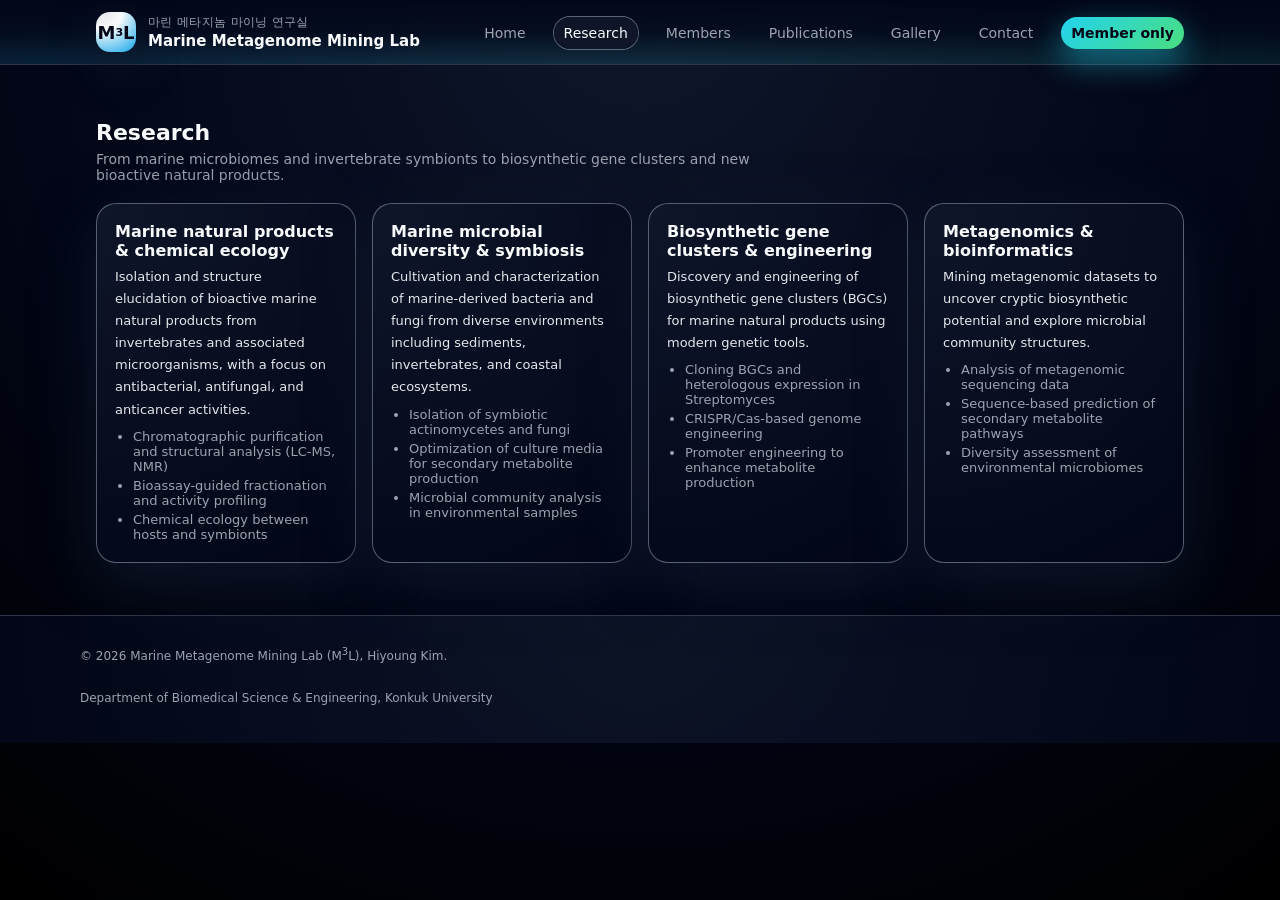
<file: research.html>
<!DOCTYPE html>
<html lang="ko">
  <head>
    <meta charset="UTF-8" />
    <meta
      name="viewport"
      content="width=device-width, initial-scale=1.0, viewport-fit=cover"
    />
    <title>Research | Marine Metagenome Mining Lab</title>
    <link rel="stylesheet" href="styles.css" />
  </head>
  <body>
    <header class="site-header">
      <div class="header-inner">
        <a href="index.html" class="logo">
          <div class="logo-mark">M<sup>3</sup>L</div>
          <div class="logo-text">
            <span class="logo-korean">마린 메타지놈 마이닝 연구실</span>
            <span class="logo-english">Marine Metagenome Mining Lab</span>
          </div>
        </a>

        <nav class="site-nav" aria-label="Main navigation">
          <button
            class="nav-toggle"
            aria-expanded="false"
            aria-label="Toggle navigation"
          >
            <span></span>
            <span></span>
            <span></span>
          </button>
          <ul class="nav-list">
            <li><a href="index.html">Home</a></li>
            <li><a href="research.html" aria-current="page">Research</a></li>
            <li><a href="members.html">Members</a></li>
            <li><a href="publications.html">Publications</a></li>
            <li><a href="gallery.html">Gallery</a></li>
            <li><a href="contact.html">Contact</a></li>
            <li class="nav-highlight">
              <a href="member-only.html">Member only</a>
            </li>
          </ul>
        </nav>
      </div>
    </header>

    <main>
      <section class="section" aria-labelledby="research-title">
        <div class="section-header">
          <h2 id="research-title">Research</h2>
          <p class="section-subtitle">
            From marine microbiomes and invertebrate symbionts to biosynthetic
            gene clusters and new bioactive natural products.
          </p>
        </div>

        <div class="research-grid">
          <article class="card">
            <h3>Marine natural products &amp; chemical ecology</h3>
            <p>
              Isolation and structure elucidation of bioactive marine natural
              products from invertebrates and associated microorganisms, with a
              focus on antibacterial, antifungal, and anticancer activities.
            </p>
            <ul>
              <li>Chromatographic purification and structural analysis (LC-MS, NMR)</li>
              <li>Bioassay-guided fractionation and activity profiling</li>
              <li>Chemical ecology between hosts and symbionts</li>
            </ul>
          </article>

          <article class="card">
            <h3>Marine microbial diversity &amp; symbiosis</h3>
            <p>
              Cultivation and characterization of marine-derived bacteria and
              fungi from diverse environments including sediments, invertebrates,
              and coastal ecosystems.
            </p>
            <ul>
              <li>Isolation of symbiotic actinomycetes and fungi</li>
              <li>Optimization of culture media for secondary metabolite production</li>
              <li>Microbial community analysis in environmental samples</li>
            </ul>
          </article>

          <article class="card">
            <h3>Biosynthetic gene clusters &amp; engineering</h3>
            <p>
              Discovery and engineering of biosynthetic gene clusters (BGCs) for
              marine natural products using modern genetic tools.
            </p>
            <ul>
              <li>Cloning BGCs and heterologous expression in Streptomyces</li>
              <li>CRISPR/Cas-based genome engineering</li>
              <li>Promoter engineering to enhance metabolite production</li>
            </ul>
          </article>

          <article class="card">
            <h3>Metagenomics &amp; bioinformatics</h3>
            <p>
              Mining metagenomic datasets to uncover cryptic biosynthetic
              potential and explore microbial community structures.
            </p>
            <ul>
              <li>Analysis of metagenomic sequencing data</li>
              <li>Sequence-based prediction of secondary metabolite pathways</li>
              <li>Diversity assessment of environmental microbiomes</li>
            </ul>
          </article>
        </div>
      </section>
    </main>

    <footer class="site-footer">
      <div class="footer-inner">
        <p>
          © <span id="year"></span> Marine Metagenome Mining Lab (M<sup>3</sup>L),
          Hiyoung Kim.
        </p>
        <p>
          Department of Biomedical Science &amp; Engineering, Konkuk University
        </p>
      </div>
    </footer>

    <button class="scroll-top" aria-label="Scroll to top">
      ↑
    </button>

    <script>
      const navToggle = document.querySelector(".nav-toggle");
      const navList = document.querySelector(".nav-list");
      if (navToggle && navList) {
        navToggle.addEventListener("click", () => {
          const isOpen = navList.classList.toggle("open");
          navToggle.setAttribute("aria-expanded", String(isOpen));
        });
      }

      const scrollTopBtn = document.querySelector(".scroll-top");
      window.addEventListener("scroll", () => {
        if (!scrollTopBtn) return;
        if (window.scrollY > 300) {
          scrollTopBtn.classList.add("visible");
        } else {
          scrollTopBtn.classList.remove("visible");
        }
      });
      if (scrollTopBtn) {
        scrollTopBtn.addEventListener("click", () => {
          window.scrollTo({ top: 0, behavior: "smooth" });
        });
      }

      const yearSpan = document.getElementById("year");
      if (yearSpan) {
        yearSpan.textContent = String(new Date().getFullYear());
      }
    </script>
  </body>
</html>
</file>
<file: styles.css>
:root {
  --bg: #020817;
  --bg-elevated: #050c1f;
  --bg-alt: #050b19;
  --accent: #22d3ee;
  --accent-secondary: #4ade80;
  --text: #f9fafb;
  --muted: #9ca3af;
  --border-subtle: rgba(148, 163, 184, 0.55);
  --shadow-soft: 0 20px 60px rgba(15, 23, 42, 0.9);
  --radius-lg: 24px;
  --radius-full: 999px;
}

*,
*::before,
*::after {
  box-sizing: border-box;
}

html,
body {
  margin: 0;
  padding: 0;
  font-family: system-ui, -apple-system, BlinkMacSystemFont, "SF Pro Text",
    "Helvetica Neue", Arial, sans-serif;
  color: var(--text);
  background: radial-gradient(circle at top, #0f172a 0, #020617 55%, #000 100%);
}

body {
  min-height: 100vh;
}

a {
  color: inherit;
  text-decoration: none;
}

img {
  display: block;
  max-width: 100%;
}

main {
  padding-top: 96px;
}

.site-header {
  position: fixed;
  inset-inline: 0;
  top: 0;
  z-index: 40;
  backdrop-filter: blur(18px);
  background: linear-gradient(
      to bottom,
      rgba(2, 6, 23, 0.96),
      rgba(2, 6, 23, 0.8),
      transparent
    ),
    radial-gradient(circle at top left, rgba(56, 189, 248, 0.16), transparent),
    radial-gradient(circle at top right, rgba(45, 212, 191, 0.12), transparent);
  border-bottom: 1px solid rgba(148, 163, 184, 0.3);
}

.header-inner {
  max-width: 1120px;
  margin: 0 auto;
  padding: 12px 16px;
  display: flex;
  align-items: center;
  justify-content: space-between;
  gap: 16px;
}

.logo {
  display: flex;
  align-items: center;
  gap: 12px;
}

.logo-mark {
  width: 40px;
  height: 40px;
  border-radius: 14px;
  background: radial-gradient(circle at 20% 0, #e5e7eb 0, #f9fafb 35%, #0ea5e9);
  color: #020617;
  display: flex;
  align-items: center;
  justify-content: center;
  font-weight: 800;
  font-size: 18px;
  box-shadow: 0 14px 40px rgba(15, 23, 42, 0.9);
}

.logo-mark sup {
  font-size: 11px;
}

.logo-text {
  display: flex;
  flex-direction: column;
  gap: 1px;
}

.logo-korean {
  font-size: 12px;
  letter-spacing: 0.03em;
  color: var(--muted);
}

.logo-english {
  font-size: 15px;
  font-weight: 600;
}

.site-nav {
  display: flex;
  align-items: center;
  gap: 20px;
}

.nav-list {
  list-style: none;
  margin: 0;
  padding: 0;
  display: flex;
  align-items: center;
  gap: 18px;
}

.nav-list a {
  font-size: 14px;
  padding: 8px 10px;
  border-radius: var(--radius-full);
  color: var(--muted);
  transition: background-color 0.18s ease, color 0.18s ease,
    box-shadow 0.18s ease;
}

.nav-list a:hover,
.nav-list a[aria-current="page"] {
  background: rgba(15, 23, 42, 0.95);
  color: var(--text);
  box-shadow: 0 0 0 1px rgba(148, 163, 184, 0.6);
}

.nav-highlight a {
  background: linear-gradient(135deg, #22d3ee, #4ade80);
  color: #020617;
  font-weight: 600;
  box-shadow: 0 12px 32px rgba(34, 211, 238, 0.5);
}

.nav-highlight a:hover {
  box-shadow: 0 16px 42px rgba(34, 211, 238, 0.6);
}

.nav-toggle {
  display: none;
  width: 40px;
  height: 40px;
  border-radius: var(--radius-full);
  border: 1px solid rgba(148, 163, 184, 0.7);
  background: rgba(15, 23, 42, 0.95);
  padding: 8px;
  flex-direction: column;
  justify-content: center;
  gap: 4px;
  cursor: pointer;
}

.nav-toggle span {
  display: block;
  width: 100%;
  height: 2px;
  border-radius: 999px;
  background: #e5e7eb;
}

.landing-main {
  min-height: calc(100vh - 80px);
  display: flex;
  align-items: center;
  justify-content: center;
  padding: 32px 16px 40px;
}

.landing-layout {
   display: flex;
  flex-direction: column;
  gap: 24px;
  max-width: 1120px;
  width: 100%;
}

.landing-hero {
  border-radius: 26px;
  overflow: hidden;
  border: 1px solid rgba(148, 163, 184, 0.75);
  box-shadow: 0 30px 80px rgba(15, 23, 42, 0.95);
  background: radial-gradient(circle at top, #0f172a, #020617);
}

.landing-hero-image {
  width: 100%;
  height: 100%;
  object-fit: cover;
  display: block;
}

.landing-intro {
  border-radius: var(--radius-lg);
  padding: 20px 20px 18px;
  border: 1px solid rgba(148, 163, 184, 0.7);
  background:
    radial-gradient(circle at top left, rgba(56, 189, 248, 0.2), transparent 55%),
    radial-gradient(circle at bottom right, rgba(45, 212, 191, 0.14), transparent 60%),
    linear-gradient(145deg, rgba(15, 23, 42, 0.98), rgba(2, 6, 23, 0.98));
  box-shadow: var(--shadow-soft);
}

.eyebrow {
  text-transform: uppercase;
  font-size: 11px;
  letter-spacing: 0.18em;
  color: var(--muted);
  margin: 0 0 8px;
}

.landing-intro h1 {
  font-size: 24px;
  margin: 0 0 8px;
}

.landing-intro h2 {
  font-size: 18px;
  margin: 0 0 10px;
  color: var(--accent-secondary);
}

.landing-intro p {
  margin: 0 0 8px;
  font-size: 14px;
  line-height: 1.7;
}

.landing-intro p:last-child {
  margin-bottom: 0;
}

.section {
  max-width: 1120px;
  margin: 0 auto;
  padding: 24px 16px 52px;
}

.section-alt {
  background: radial-gradient(circle at top, rgba(15, 23, 42, 0.9), transparent);
}

.section-header {
  max-width: 720px;
  margin-bottom: 20px;
}

.section-header h2 {
  font-size: 22px;
  margin: 0 0 6px;
}

.section-subtitle {
  margin: 0;
  font-size: 14px;
  color: var(--muted);
}

.research-grid,
.members-grid,
.gallery-grid,
.publications-layout,
.contact-layout {
  display: grid;
  gap: 16px;
}

.research-grid {
  grid-template-columns: repeat(auto-fit, minmax(240px, 1fr));
}

.members-grid {
  grid-template-columns: repeat(auto-fit, minmax(260px, 1fr));
}

.gallery-grid {
  grid-template-columns: repeat(auto-fit, minmax(240px, 1fr));
}

.publications-layout,
.contact-layout {
  grid-template-columns: repeat(auto-fit, minmax(280px, 1fr));
}

.card {
  border-radius: 20px;
  padding: 18px 18px 16px;
  border: 1px solid var(--border-subtle);
  background: radial-gradient(circle at top left, rgba(15, 23, 42, 0.95), #020617);
  box-shadow: var(--shadow-soft);
}

.card h3 {
  margin: 0 0 6px;
  font-size: 16px;
}

.card p {
  margin: 0 0 8px;
  font-size: 13px;
  line-height: 1.7;
  color: #e5e7eb;
}

.card ul {
  margin: 6px 0 0 18px;
  padding: 0;
  font-size: 13px;
  color: var(--muted);
}

.card ul li {
  margin-bottom: 4px;
}

.member-main {
  max-width: 980px;
}

.pi-layout {
  display: grid;
  grid-template-columns: 180px minmax(0, 1.7fr);
  gap: 22px;
  align-items: center;
}

.pi-photo-large {
  width: 180px;
  height: 220px;
  border-radius: 26px;
  overflow: hidden;
  border: 1px solid rgba(148, 163, 184, 0.7);
  box-shadow: 0 20px 52px rgba(15, 23, 42, 0.95);
}

.pi-photo-large img {
  width: 100%;
  height: 100%;
  object-fit: cover;
}

.pi-bio h3 {
  margin-top: 0;
  margin-bottom: 4px;
  font-size: 18px;
}

.pi-bio .pi-title {
  margin: 0 0 8px;
  font-size: 14px;
  color: var(--accent-secondary);
}

.pi-bio .pi-affiliation {
  margin: 0 0 10px;
  font-size: 13px;
  color: var(--muted);
}

.pi-bio p {
  font-size: 13px;
}

.pi-meta {
  font-size: 12px;
  color: var(--muted);
}

.gallery-note {
  font-size: 12px;
  color: var(--muted);
  font-style: italic;
}

.site-footer {
  border-top: 1px solid rgba(148, 163, 184, 0.3);
  padding: 18px 16px 26px;
  background: radial-gradient(circle at top, rgba(15, 23, 42, 0.85), #020617);
}

.footer-inner {
  max-width: 1120px;
  margin: 0 auto;
  font-size: 12px;
  color: var(--muted);
  display: flex;
  flex-direction: column;
  gap: 4px;
}

.contact-details p:first-of-type {
  font-size: 18px;
  font-weight: 600;
}
.contact-details p {
  margin-bottom: 12px;
  font-size: 16px;
  line-height: 1.8;
}

.contact-details h3 {
  font-size: 20px;
}

.contact-list {
  margin: 0;
  display: grid;
  gap: 6px;
}

.contact-list div {
  display: grid;
  grid-template-columns: 70px minmax(0, 1fr);
  gap: 6px;
}

.contact-list dt {
  font-size: 11px;
  text-transform: uppercase;
  letter-spacing: 0.12em;
  color: var(--muted);
}

.contact-list dd {
  margin: 0;
  font-size: 16px;
  line-height: 1.8;
}

.contact-form {
  margin-top: 6px;
  display: grid;
  gap: 10px;
}

.form-row {
  display: grid;
  gap: 4px;
}

.form-row label {
  font-size: 12px;
  color: var(--muted);
}

.form-row input,
.form-row textarea {
  border-radius: 12px;
  border: 1px solid rgba(148, 163, 184, 0.7);
  background: rgba(15, 23, 42, 0.98);
  color: var(--text);
  padding: 7px 10px;
  font-size: 13px;
  outline: none;
}

.form-row textarea {
  resize: vertical;
  min-height: 80px;
}

.form-row input:focus,
.form-row textarea:focus {
  border-color: var(--accent);
  box-shadow: 0 0 0 1px rgba(34, 211, 238, 0.7);
}

.scroll-top {
  position: fixed;
  right: 18px;
  bottom: 22px;
  width: 38px;
  height: 38px;
  border-radius: 999px;
  border: 1px solid rgba(148, 163, 184, 0.7);
  background: radial-gradient(circle at top, #e5e7eb, #0f172a 60%);
  color: #020617;
  font-size: 16px;
  cursor: pointer;
  display: flex;
  align-items: center;
  justify-content: center;
  box-shadow: 0 14px 32px rgba(15, 23, 42, 0.9);
  opacity: 0;
  pointer-events: none;
  transform: translateY(10px);
  transition: opacity 0.18s ease, transform 0.18s ease;
  z-index: 30;
}

.scroll-top.visible {
  opacity: 1;
  pointer-events: auto;
  transform: translateY(0);
}

@media (max-width: 880px) {
  .landing-layout {
    grid-template-columns: minmax(0, 1fr);
  }

  .pi-layout {
    grid-template-columns: minmax(0, 1fr);
  }
}

@media (max-width: 768px) {
  .site-nav {
    position: relative;
  }

  .nav-list {
    position: absolute;
    top: calc(100% + 10px);
    right: 0;
    min-width: 190px;
    padding: 10px;
    border-radius: 18px;
    border: 1px solid rgba(148, 163, 184, 0.7);
    background: rgba(15, 23, 42, 0.96);
    box-shadow: 0 18px 40px rgba(15, 23, 42, 0.9);
    flex-direction: column;
    align-items: flex-start;
    opacity: 0;
    pointer-events: none;
    transform: translateY(6px);
    transition: opacity 0.16s ease, transform 0.16s ease;
  }

  .nav-list.open {
    opacity: 1;
    pointer-events: auto;
    transform: translateY(0);
  }

  .nav-toggle {
    display: inline-flex;
  }
}

@media (max-width: 520px) {
  .header-inner {
    padding-inline: 12px;
  }

  .logo-mark {
    width: 34px;
    height: 34px;
    font-size: 15px;
  }

  .logo-korean {
    font-size: 11px;
  }

  .logo-english {
    font-size: 13px;
  }

  .landing-layout {
    gap: 18px;
  }
}
/* ===== Publications page: light / readable override ===== */

.publications-layout {
  display: flex;
  flex-direction: column;
  gap: 24px;
}

.publications-layout .card {
  background: #ffffff;
  color: #111827;
  border: 1px solid #e5e7eb;
  box-shadow: 0 10px 30px rgba(15, 23, 42, 0.08);
}

.publications-layout .card h3 {
  color: #0f172a;
  margin-bottom: 10px;
}

.publications-layout .card p,
.publications-layout .card li,
.publications-layout .card ul {
  color: #374151;
}

.publications-layout .card ul {
  margin-left: 18px;
}

#publist {
  background: #ffffff;
  color: #111827;
  padding: 4px 0;
}

#publist a {
  color: #0f766e;
  text-decoration: none;
  font-weight: 500;
}

#publist a:hover {
  text-decoration: underline;
}

#publist .pub-item {
  padding: 16px 0;
  border-bottom: 1px solid #e5e7eb;
}

#publist .pub-item:last-child {
  border-bottom: none;
}

#publist .pub-title {
  color: #0f172a;
  font-weight: 700;
  line-height: 1.5;
  margin-bottom: 6px;
}

#publist .pub-authors {
  color: #4b5563;
  font-size: 0.96rem;
  margin-bottom: 4px;
}

#publist .pub-journal {
  color: #6b7280;
  font-size: 0.95rem;
}

.section.section-alt[aria-labelledby="publications-title"] {
  background: #f8fafc;
  border-radius: 24px;
  padding-top: 32px;
  padding-bottom: 40px;
}

.section.section-alt[aria-labelledby="publications-title"] .section-header h2 {
  color: #0f172a;
}

.section.section-alt[aria-labelledby="publications-title"] .section-subtitle {
  color: #6b7280;
}
.intro-bilingual {
  display: grid;
  grid-template-columns: 1fr 1fr;
  gap: 32px;
  margin-top: 20px;
  align-items: start;
}

.intro-column {
  min-width: 0;
  padding: 20px 22px;
  border-radius: 18px;
  background: rgba(255, 255, 255, 0.03);
  border: 1px solid rgba(148, 163, 184, 0.22);
}

.intro-column h3 {
  margin: 0 0 12px;
  font-size: 18px;
  color: var(--accent-secondary);
  line-height: 1.3;
}

.intro-column p {
  margin: 0 0 14px;
  font-size: 14px;
  line-height: 1.85;
  word-break: keep-all;
}

.intro-column p:last-child {
  margin-bottom: 0;
}

.intro-en {
  text-align: left;
}

.intro-ko {
  text-align: left;
}

.landing-intro {
  width: 100%;
  max-width: 1120px;
}

@media (max-width: 900px) {
  .intro-bilingual {
    grid-template-columns: 1fr;
    gap: 18px;
  }

  .intro-column {
    padding: 18px 18px;
  }

  .intro-column h3 {
    font-size: 17px;
  }

  .intro-column p {
    font-size: 14px;
    line-height: 1.8;
  }
}
.landing-main {
  min-height: calc(100vh - 80px);
  display: flex;
  align-items: center;
  justify-content: center;
  padding: 42px 16px 40px;
}
</file>
